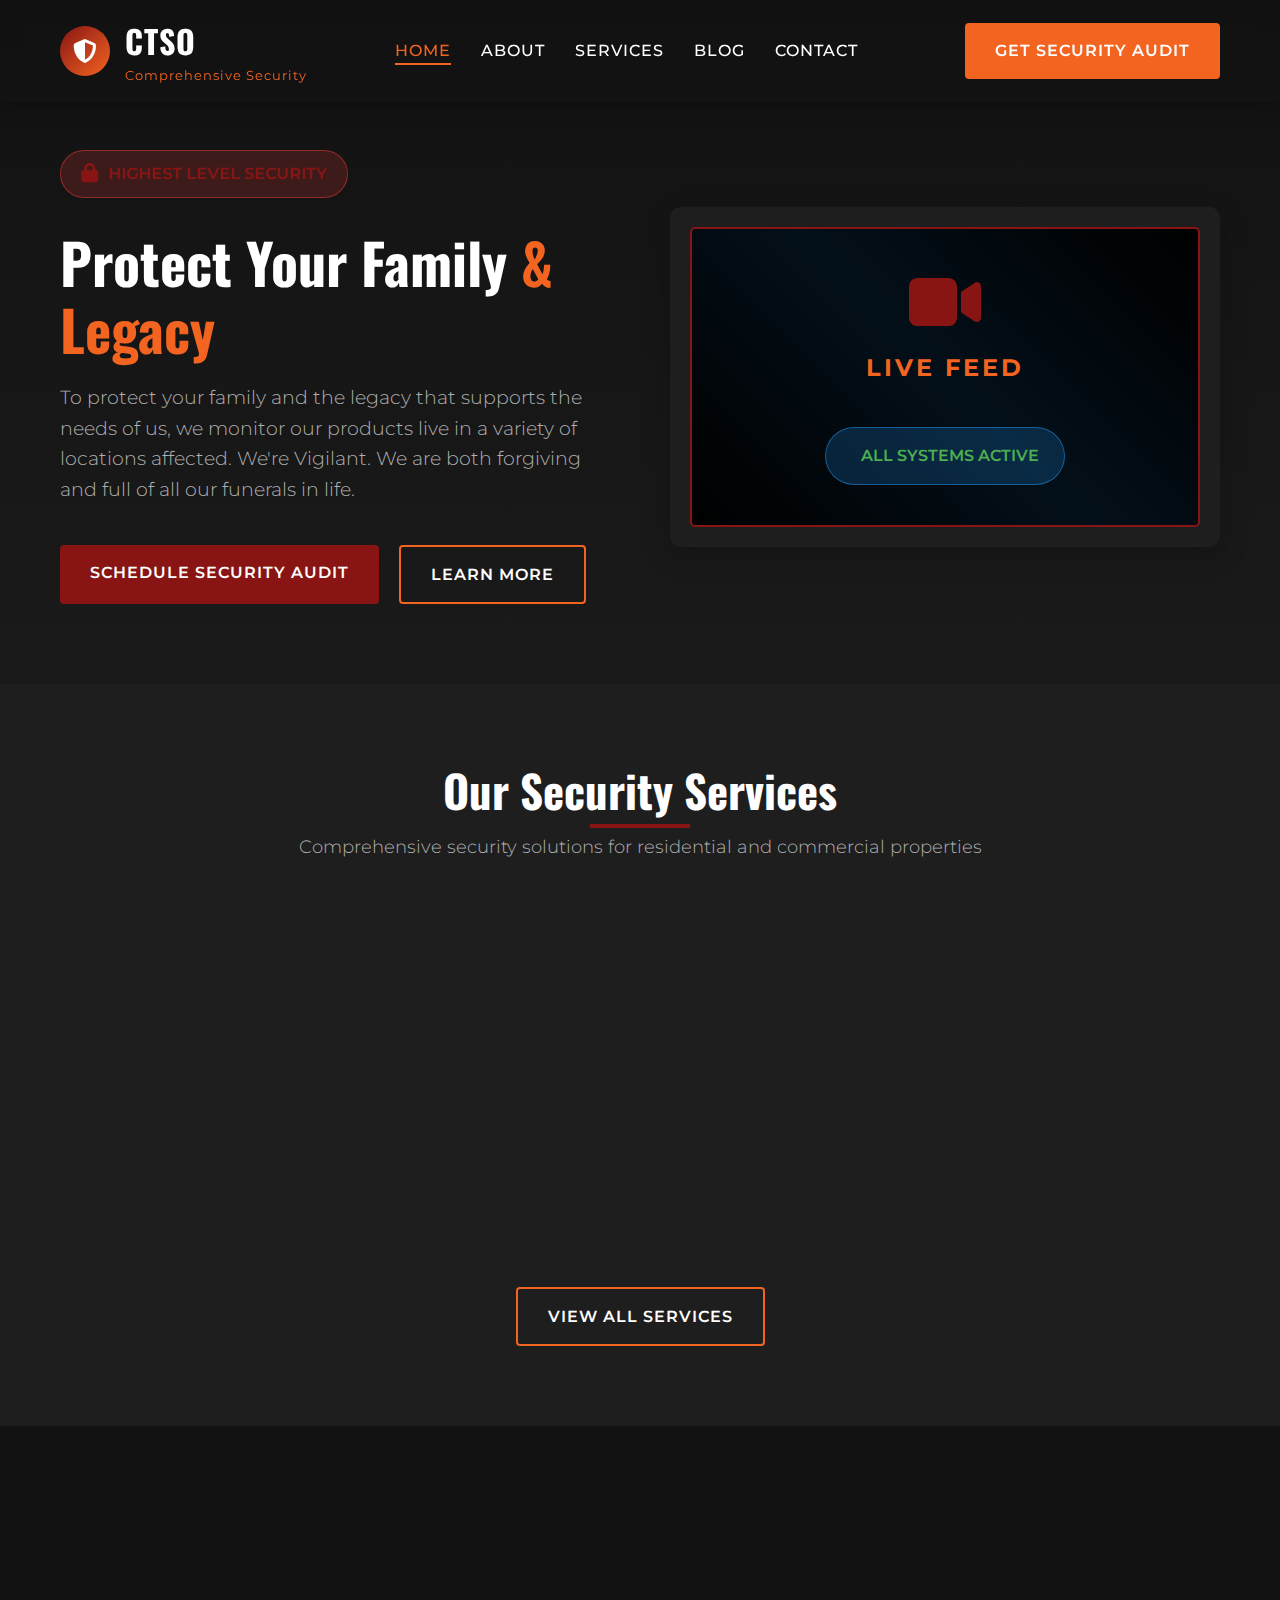
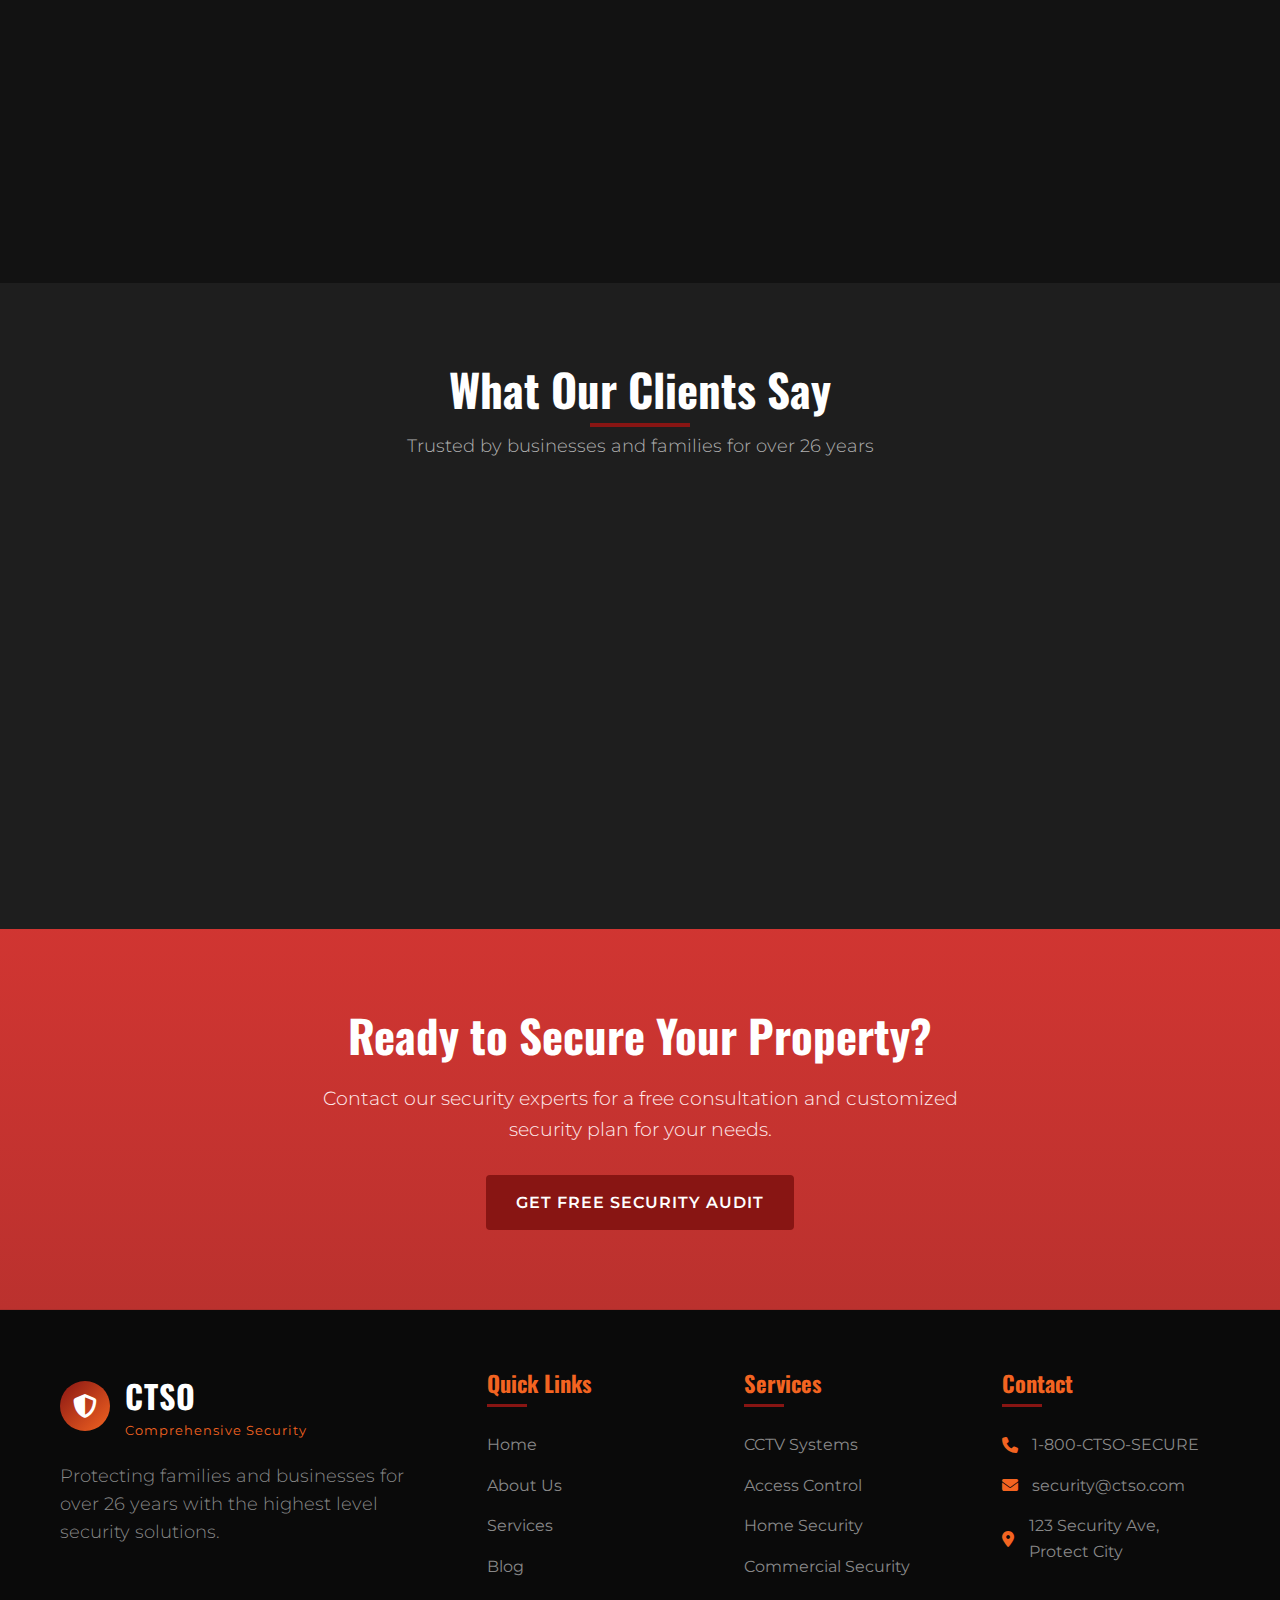
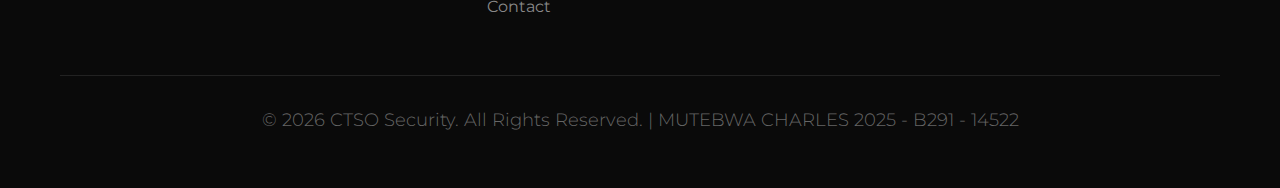
<file: index.html>
<!DOCTYPE html>
<html lang="en">
<head>
    <meta charset="UTF-8">
    <meta name="viewport" content="width=device-width, initial-scale=1.0">
    <title>CTSO - High-Level Security Solutions</title>
    <link rel="stylesheet" href="https://cdnjs.cloudflare.com/ajax/libs/font-awesome/6.4.0/css/all.min.css">
    <link rel="preconnect" href="https://fonts.googleapis.com">
    <link rel="preconnect" href="https://fonts.gstatic.com" crossorigin>
    <link href="https://fonts.googleapis.com/css2?family=Montserrat:wght@300;400;500;600;700;800&family=Oswald:wght@400;500;600;700&display=swap" rel="stylesheet">
    <link rel="stylesheet" href="css/style.css">
    <link rel="stylesheet" href="css/index.css">
    <link rel="icon" type="image/x-icon" href="data:image/svg+xml,<svg xmlns=%22http://www.w3.org/2000/svg%22 viewBox=%220 0 100 100%22><text y=%22.9em%22 font-size=%2290%22>🔒</text></svg>">
</head>
<body>
    <!-- Header & Navigation -->
    <header class="header">
        <div class="container">
            <nav class="navbar">
                <div class="logo">
                    <div class="logo-shield">
                        <i class="fas fa-shield-alt"></i>
                    </div>
                    <div class="logo-text">
                        <span class="logo-main">CTSO</span>
                        <span class="logo-tagline">Comprehensive Security</span>
                    </div>
                </div>
                
                <ul class="nav-menu">
                    <li class="nav-item"><a href="index.html" class="active">Home</a></li>
                    <li class="nav-item"><a href="about.html">About</a></li>
                    <li class="nav-item"><a href="services.html">Services</a></li>
                    <li class="nav-item"><a href="blog.html">Blog</a></li>
                    <li class="nav-item"><a href="contact.html">Contact</a></li>
                </ul>
                
                <div class="nav-cta">
                    <a href="contact.html" class="btn btn-secondary">Get Security Audit</a>
                </div>
                
                <div class="hamburger">
                    <span class="bar"></span>
                    <span class="bar"></span>
                    <span class="bar"></span>
                </div>
            </nav>
        </div>
    </header>

    <!-- Hero Section -->
    <section class="hero" id="home">
        <div class="container">
            <div class="hero-content">
                <div class="hero-text">
                    <div class="security-badge">
                        <i class="fas fa-lock"></i>
                        <span>HIGHEST LEVEL SECURITY</span>
                    </div>
                    <h1 class="hero-title">Protect Your Family <span>& Legacy</span></h1>
                    <p class="hero-description">To protect your family and the legacy that supports the needs of us, we monitor our products live in a variety of locations affected. We're Vigilant. We are both forgiving and full of all our funerals in life.</p>
                    
                    <div class="hero-actions">
                        <a href="contact.html" class="btn btn-primary">Schedule Security Audit</a>
                        <a href="about.html" class="btn btn-outline">Learn More</a>
                    </div>
                </div>
                
                <div class="hero-image">
                    <div class="image-container">
                        <div class="security-monitor">
                            <div class="monitor-screen">
                                <div class="screen-content">
                                    <div class="camera-feed">
                                        <i class="fas fa-video"></i>
                                        <span>LIVE FEED</span>
                                    </div>
                                    <div class="status-indicator active">
                                        <i class="fas fa-shield-check"></i>
                                        <span>ALL SYSTEMS ACTIVE</span>
                                    </div>
                                </div>
                            </div>
                        </div>
                    </div>
                </div>
            </div>
        </div>
    </section>

    <!-- Services Preview -->
    <section class="services-preview">
        <div class="container">
            <div class="section-header">
                <h2 class="section-title">Our Security Services</h2>
                <p class="section-subtitle">Comprehensive security solutions for residential and commercial properties</p>
            </div>
            
            <div class="services-grid">
                <div class="service-card">
                    <div class="service-icon">
                        <i class="fas fa-video"></i>
                    </div>
                    <h3>CCTV Surveillance</h3>
                    <p>High-definition CCTV systems with remote monitoring and 24/7 recording capabilities.</p>
                    <a href="services.html#cctv" class="service-link">Learn More <i class="fas fa-arrow-right"></i></a>
                </div>
                
                <div class="service-card">
                    <div class="service-icon">
                        <i class="fas fa-lock"></i>
                    </div>
                    <h3>Access Control</h3>
                    <p>Advanced access control systems including biometric scanners and smart lock integration.</p>
                    <a href="services.html#access" class="service-link">Learn More <i class="fas fa-arrow-right"></i></a>
                </div>
                
                <div class="service-card">
                    <div class="service-icon">
                        <i class="fas fa-home"></i>
                    </div>
                    <h3>Home Security</h3>
                    <p>Complete home security packages including alarm systems and motion sensors.</p>
                    <a href="services.html#home" class="service-link">Learn More <i class="fas fa-arrow-right"></i></a>
                </div>
            </div>
            
            <div class="text-center">
                <a href="services.html" class="btn btn-outline">View All Services</a>
            </div>
        </div>
    </section>

    <!-- Stats Section -->
    <section class="stats">
        <div class="container">
            <div class="stats-container">
                <div class="stat-card">
                    <div class="stat-icon">
                        <i class="fas fa-calendar-alt"></i>
                    </div>
                    <div class="stat-number" data-count="26">0</div>
                    <div class="stat-text">Years Experience</div>
                </div>
                
                <div class="stat-card">
                    <div class="stat-icon">
                        <i class="fas fa-user-shield"></i>
                    </div>
                    <div class="stat-number" data-count="956">0</div>
                    <div class="stat-text">People Safety</div>
                </div>
                
                <div class="stat-card">
                    <div class="stat-icon">
                        <i class="fas fa-users"></i>
                    </div>
                    <div class="stat-number" data-count="92">0</div>
                    <div class="stat-text">Team Advocate</div>
                </div>
                
                <div class="stat-card">
                    <div class="stat-icon">
                        <i class="fas fa-layer-group"></i>
                    </div>
                    <div class="stat-number" data-count="520">0</div>
                    <div class="stat-text">Levels Safety</div>
                </div>
            </div>
        </div>
    </section>

    <!-- Testimonials -->
    <section class="testimonials">
        <div class="container">
            <div class="section-header">
                <h2 class="section-title">What Our Clients Say</h2>
                <p class="section-subtitle">Trusted by businesses and families for over 26 years</p>
            </div>
            
            <div class="testimonial-grid">
                <div class="testimonial-card">
                    <div class="testimonial-content">
                        <i class="fas fa-quote-left quote-icon"></i>
                        <p>CTSO installed a comprehensive security system for our corporate headquarters. Their professionalism and attention to detail were exceptional.</p>
                    </div>
                    <div class="testimonial-author">
                        <h4>Michael Rodriguez</h4>
                        <p>CEO, TechCorp Inc.</p>
                    </div>
                </div>
                
                <div class="testimonial-card">
                    <div class="testimonial-content">
                        <i class="fas fa-quote-left quote-icon"></i>
                        <p>After a break-in attempt, we called CTSO. They installed a state-of-the-art system and we've never felt safer. Their 24/7 monitoring is priceless.</p>
                    </div>
                    <div class="testimonial-author">
                        <h4>Sarah Johnson</h4>
                        <p>Homeowner</p>
                    </div>
                </div>
                
                <div class="testimonial-card">
                    <div class="testimonial-content">
                        <i class="fas fa-quote-left quote-icon"></i>
                        <p>As a retail chain, security is paramount. CTSO's solutions have reduced shrinkage by 45% and provided peace of mind for our staff and customers.</p>
                    </div>
                    <div class="testimonial-author">
                        <h4>David Chen</h4>
                        <p>Operations Manager, RetailPlus</p>
                    </div>
                </div>
            </div>
        </div>
    </section>

    <!-- CTA Section -->
    <section class="cta-section">
        <div class="container">
            <div class="cta-content">
                <h2>Ready to Secure Your Property?</h2>
                <p>Contact our security experts for a free consultation and customized security plan for your needs.</p>
                <a href="contact.html" class="btn btn-primary">Get Free Security Audit</a>
            </div>
        </div>
    </section>

    <!-- Footer -->
    <footer class="footer">
        <div class="container">
            <div class="footer-content">
                <div class="footer-logo">
                    <div class="logo">
                        <div class="logo-shield">
                            <i class="fas fa-shield-alt"></i>
                        </div>
                        <div class="logo-text">
                            <span class="logo-main">CTSO</span>
                            <span class="logo-tagline">Comprehensive Security</span>
                        </div>
                    </div>
                    <p class="footer-description">Protecting families and businesses for over 26 years with the highest level security solutions.</p>
                </div>
                
                <div class="footer-links">
                    <div class="footer-column">
                        <h4>Quick Links</h4>
                        <ul>
                            <li><a href="index.html">Home</a></li>
                            <li><a href="about.html">About Us</a></li>
                            <li><a href="services.html">Services</a></li>
                            <li><a href="blog.html">Blog</a></li>
                            <li><a href="contact.html">Contact</a></li>
                        </ul>
                    </div>
                    
                    <div class="footer-column">
                        <h4>Services</h4>
                        <ul>
                            <li><a href="services.html#cctv">CCTV Systems</a></li>
                            <li><a href="services.html#access">Access Control</a></li>
                            <li><a href="services.html#home">Home Security</a></li>
                            <li><a href="services.html#commercial">Commercial Security</a></li>
                        </ul>
                    </div>
                    
                    <div class="footer-column">
                        <h4>Contact</h4>
                        <ul class="contact-info">
                            <li><i class="fas fa-phone"></i> 1-800-CTSO-SECURE</li>
                            <li><i class="fas fa-envelope"></i> security@ctso.com</li>
                            <li><i class="fas fa-map-marker-alt"></i> 123 Security Ave, Protect City</li>
                        </ul>
                    </div>
                </div>
            </div>
            
            <div class="footer-bottom">
                <p>&copy; <span id="currentYear"></span> CTSO Security. All Rights Reserved. | MUTEBWA CHARLES 2025 - B291 - 14522</p>
            </div>
        </div>
    </footer>

    <script src="js/script.js"></script>
    <script src="js/index.js" defer></script>
</body>
</html>
</file>
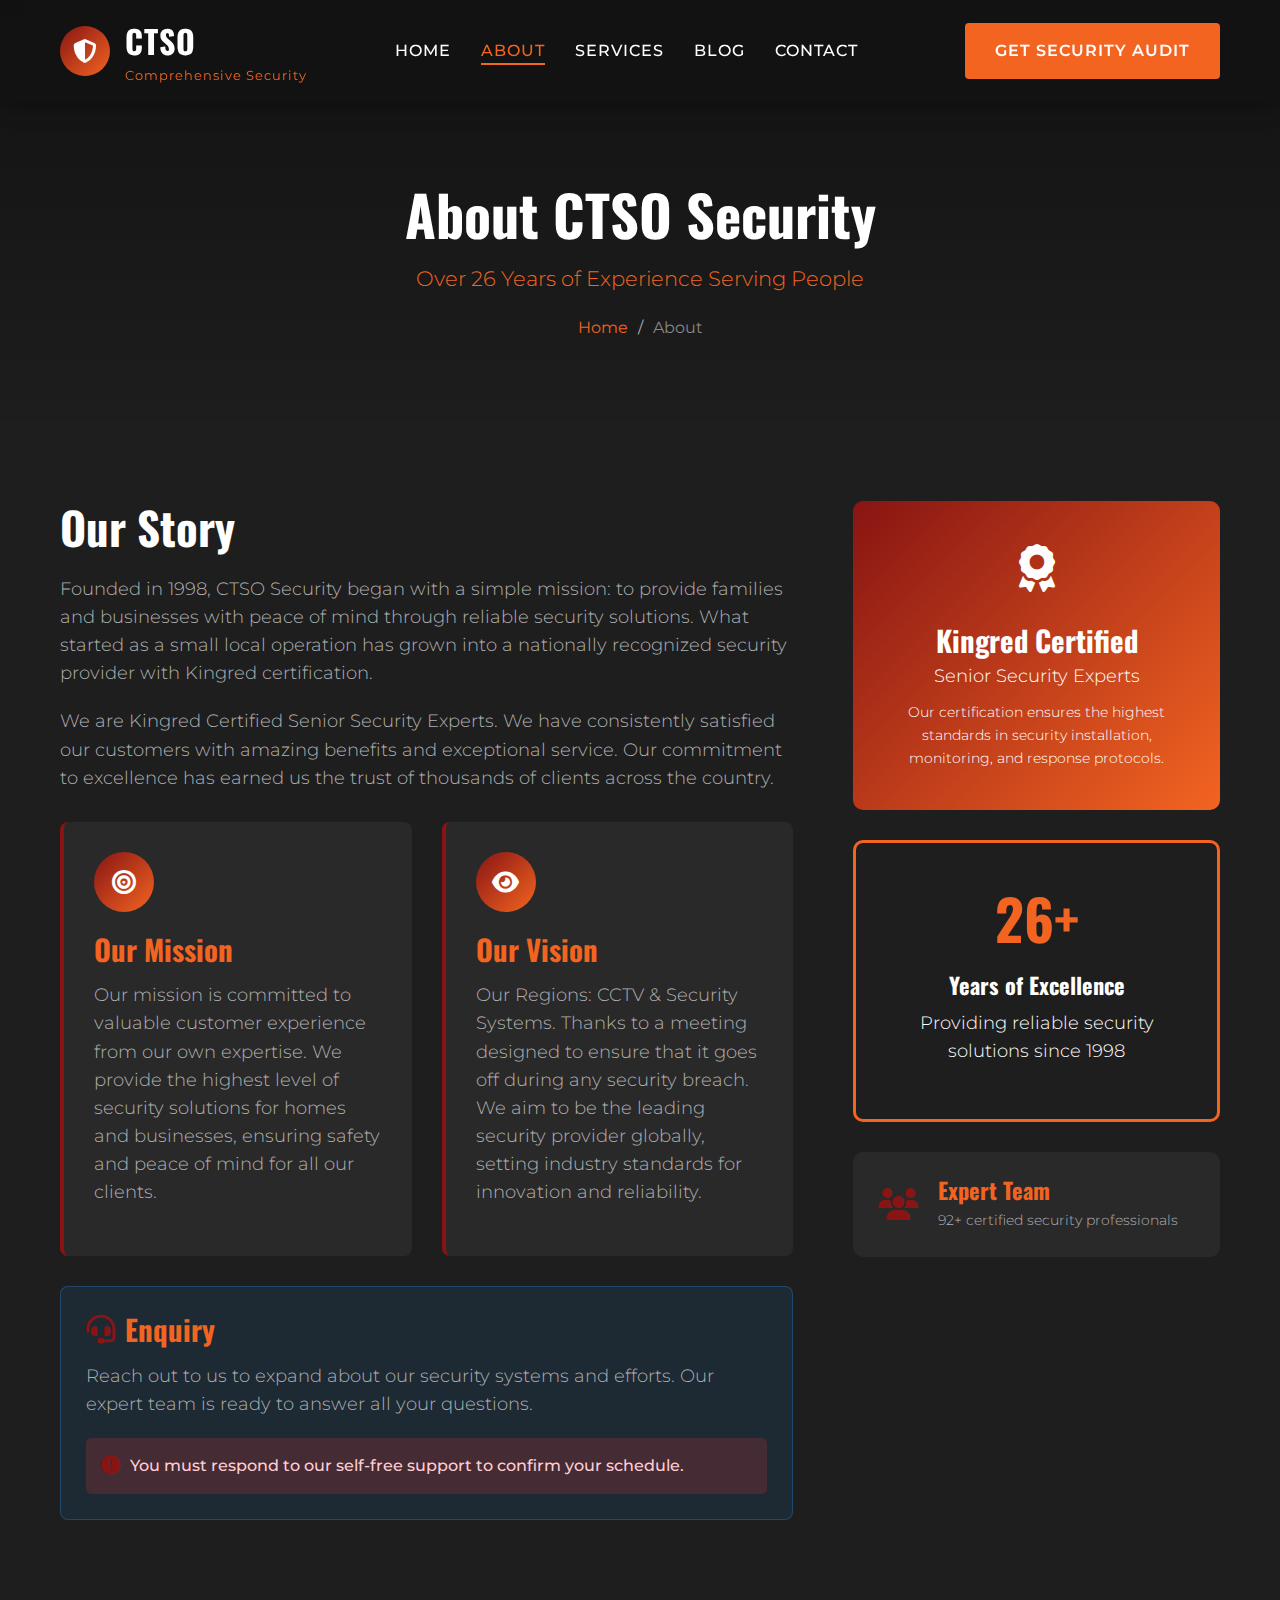
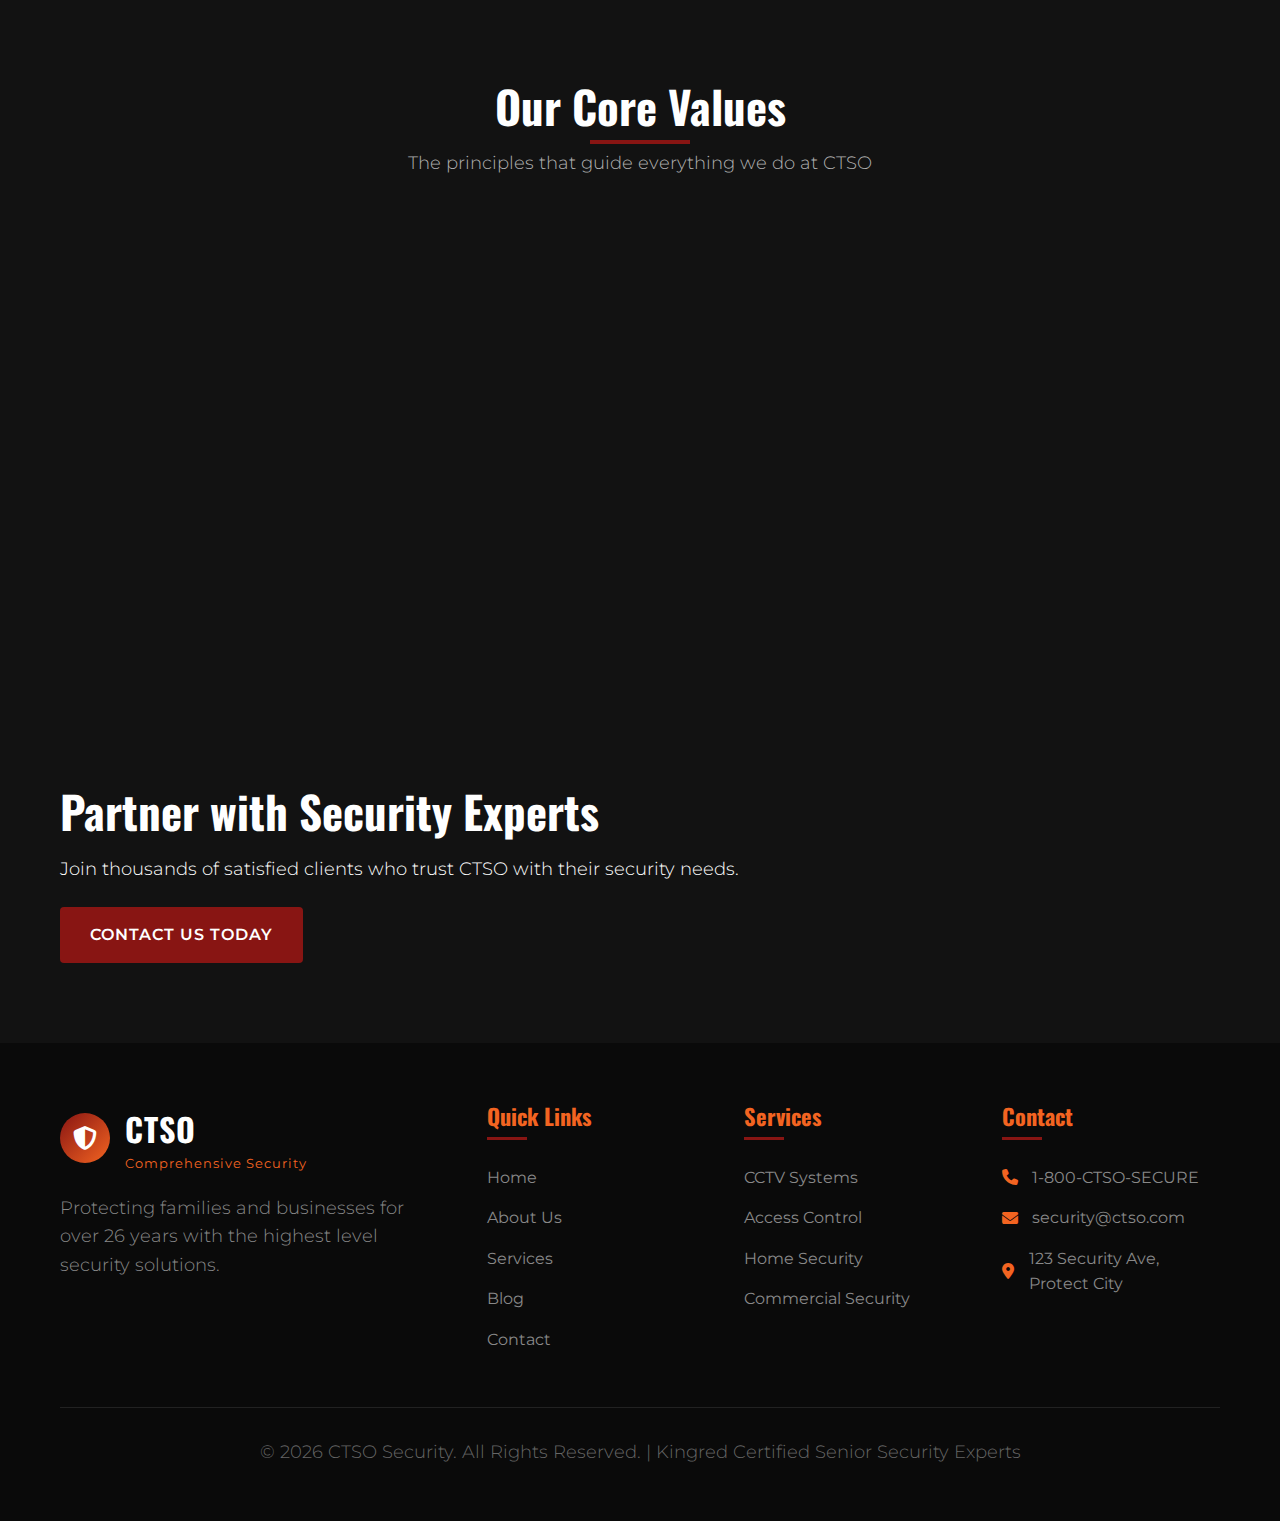
<file: about.html>
<!DOCTYPE html>
<html lang="en">
<head>
    <meta charset="UTF-8">
    <meta name="viewport" content="width=device-width, initial-scale=1.0">
    <title>About Us - CTSO Security</title>
    <link rel="stylesheet" href="https://cdnjs.cloudflare.com/ajax/libs/font-awesome/6.4.0/css/all.min.css">
    <link rel="preconnect" href="https://fonts.googleapis.com">
    <link rel="preconnect" href="https://fonts.gstatic.com" crossorigin>
    <link href="https://fonts.googleapis.com/css2?family=Montserrat:wght@300;400;500;600;700;800&family=Oswald:wght@400;500;600;700&display=swap" rel="stylesheet">
    <link rel="stylesheet" href="css/style.css">
    <link rel="stylesheet" href="css/about.css">
    <link rel="icon" type="image/x-icon" href="data:image/svg+xml,<svg xmlns=%22http://www.w3.org/2000/svg%22 viewBox=%220 0 100 100%22><text y=%22.9em%22 font-size=%2290%22>🔒</text></svg>">
</head>
<body>
    <!-- Header & Navigation -->
    <header class="header">
        <div class="container">
            <nav class="navbar">
                <div class="logo">
                    <div class="logo-shield">
                        <i class="fas fa-shield-alt"></i>
                    </div>
                    <div class="logo-text">
                        <span class="logo-main">CTSO</span>
                        <span class="logo-tagline">Comprehensive Security</span>
                    </div>
                </div>
                
                <ul class="nav-menu">
                    <li class="nav-item"><a href="index.html">Home</a></li>
                    <li class="nav-item"><a href="about.html" class="active">About</a></li>
                    <li class="nav-item"><a href="services.html">Services</a></li>
                    <li class="nav-item"><a href="blog.html">Blog</a></li>
                    <li class="nav-item"><a href="contact.html">Contact</a></li>
                </ul>
                
                <div class="nav-cta">
                    <a href="contact.html" class="btn btn-secondary">Get Security Audit</a>
                </div>
                
                <div class="hamburger">
                    <span class="bar"></span>
                    <span class="bar"></span>
                    <span class="bar"></span>
                </div>
            </nav>
        </div>
    </header>

    <!-- Page Hero -->
    <section class="page-hero">
        <div class="container">
            <div class="page-hero-content">
                <h1 class="page-title">About CTSO Security</h1>
                <p class="page-subtitle">Over 26 Years of Experience Serving People</p>
                <div class="breadcrumb">
                    <a href="index.html">Home</a> / <span>About</span>
                </div>
            </div>
        </div>
    </section>

    <!-- About Content -->
    <section class="about-page">
        <div class="container">
            <div class="about-content-grid">
                <div class="about-text-content">
                    <h2>Our Story</h2>
                    <p>Founded in 1998, CTSO Security began with a simple mission: to provide families and businesses with peace of mind through reliable security solutions. What started as a small local operation has grown into a nationally recognized security provider with Kingred certification.</p>
                    
                    <p>We are Kingred Certified Senior Security Experts. We have consistently satisfied our customers with amazing benefits and exceptional service. Our commitment to excellence has earned us the trust of thousands of clients across the country.</p>
                    
                    <div class="mission-vision-grid">
                        <div class="mission-box">
                            <div class="icon-box">
                                <i class="fas fa-bullseye"></i>
                            </div>
                            <h3>Our Mission</h3>
                            <p>Our mission is committed to valuable customer experience from our own expertise. We provide the highest level of security solutions for homes and businesses, ensuring safety and peace of mind for all our clients.</p>
                        </div>
                        
                        <div class="vision-box">
                            <div class="icon-box">
                                <i class="fas fa-eye"></i>
                            </div>
                            <h3>Our Vision</h3>
                            <p>Our Regions: CCTV & Security Systems. Thanks to a meeting designed to ensure that it goes off during any security breach. We aim to be the leading security provider globally, setting industry standards for innovation and reliability.</p>
                        </div>
                    </div>
                    
                    <div class="enquiry-section">
                        <h3><i class="fas fa-headset"></i> Enquiry</h3>
                        <p>Reach out to us to expand about our security systems and efforts. Our expert team is ready to answer all your questions.</p>
                        <div class="confirm-notice">
                            <i class="fas fa-exclamation-circle"></i>
                            <span>You must respond to our self-free support to confirm your schedule.</span>
                        </div>
                    </div>
                </div>
                
                <div class="about-image-content">
                    <div class="certification-card">
                        <div class="certification-badge">
                            <i class="fas fa-award"></i>
                        </div>
                        <div class="certification-content">
                            <h3>Kingred Certified</h3>
                            <p>Senior Security Experts</p>
                            <p class="cert-details">Our certification ensures the highest standards in security installation, monitoring, and response protocols.</p>
                        </div>
                    </div>
                    
                    <div class="experience-card">
                        <div class="experience-number">26+</div>
                        <h4>Years of Excellence</h4>
                        <p>Providing reliable security solutions since 1998</p>
                    </div>
                    
                    <div class="team-card">
                        <div class="team-icon">
                            <i class="fas fa-users"></i>
                        </div>
                        <div class="team-content">
                            <h4>Expert Team</h4>
                            <p>92+ certified security professionals</p>
                        </div>
                    </div>
                </div>
            </div>
        </div>
    </section>

    <!-- Values Section -->
    <section class="values-section">
        <div class="container">
            <div class="section-header">
                <h2 class="section-title">Our Core Values</h2>
                <p class="section-subtitle">The principles that guide everything we do at CTSO</p>
            </div>
            
            <div class="values-grid">
                <div class="value-card">
                    <div class="value-icon">
                        <i class="fas fa-shield-alt"></i>
                    </div>
                    <h3>Integrity</h3>
                    <p>We believe in transparent, honest communication with our clients and always act in their best interests.</p>
                </div>
                
                <div class="value-card">
                    <div class="value-icon">
                        <i class="fas fa-lightbulb"></i>
                    </div>
                    <h3>Innovation</h3>
                    <p>We continuously research and implement the latest security technologies to provide cutting-edge solutions.</p>
                </div>
                
                <div class="value-card">
                    <div class="value-icon">
                        <i class="fas fa-handshake"></i>
                    </div>
                    <h3>Reliability</h3>
                    <p>Our clients depend on us 24/7, and we take that responsibility seriously with proven, dependable systems.</p>
                </div>
                
                <div class="value-card">
                    <div class="value-icon">
                        <i class="fas fa-heart"></i>
                    </div>
                    <h3>Commitment</h3>
                    <p>We're dedicated to protecting what matters most to our clients - their families, homes, and businesses.</p>
                </div>
            </div>
        </div>
    </section>

    <!-- CTA Section -->
    <section class="cta-section">
        <div class="container">
            <div class="cta-content">
                <h2>Partner with Security Experts</h2>
                <p>Join thousands of satisfied clients who trust CTSO with their security needs.</p>
                <a href="contact.html" class="btn btn-primary">Contact Us Today</a>
            </div>
        </div>
    </section>

    <!-- Footer -->
    <footer class="footer">
        <div class="container">
            <div class="footer-content">
                <div class="footer-logo">
                    <div class="logo">
                        <div class="logo-shield">
                            <i class="fas fa-shield-alt"></i>
                        </div>
                        <div class="logo-text">
                            <span class="logo-main">CTSO</span>
                            <span class="logo-tagline">Comprehensive Security</span>
                        </div>
                    </div>
                    <p class="footer-description">Protecting families and businesses for over 26 years with the highest level security solutions.</p>
                </div>
                
                <div class="footer-links">
                    <div class="footer-column">
                        <h4>Quick Links</h4>
                        <ul>
                            <li><a href="index.html">Home</a></li>
                            <li><a href="about.html">About Us</a></li>
                            <li><a href="services.html">Services</a></li>
                            <li><a href="blog.html">Blog</a></li>
                            <li><a href="contact.html">Contact</a></li>
                        </ul>
                    </div>
                    
                    <div class="footer-column">
                        <h4>Services</h4>
                        <ul>
                            <li><a href="services.html#cctv">CCTV Systems</a></li>
                            <li><a href="services.html#access">Access Control</a></li>
                            <li><a href="services.html#home">Home Security</a></li>
                            <li><a href="services.html#commercial">Commercial Security</a></li>
                        </ul>
                    </div>
                    
                    <div class="footer-column">
                        <h4>Contact</h4>
                        <ul class="contact-info">
                            <li><i class="fas fa-phone"></i> 1-800-CTSO-SECURE</li>
                            <li><i class="fas fa-envelope"></i> security@ctso.com</li>
                            <li><i class="fas fa-map-marker-alt"></i> 123 Security Ave, Protect City</li>
                        </ul>
                    </div>
                </div>
            </div>
            
            <div class="footer-bottom">
                <p>&copy; <span id="currentYear"></span> CTSO Security. All Rights Reserved. | Kingred Certified Senior Security Experts</p>
            </div>
        </div>
    </footer>

    <script src="js/script.js"></script>
    <script src="js/about.js" defer></script>
</body>
</html>
</file>
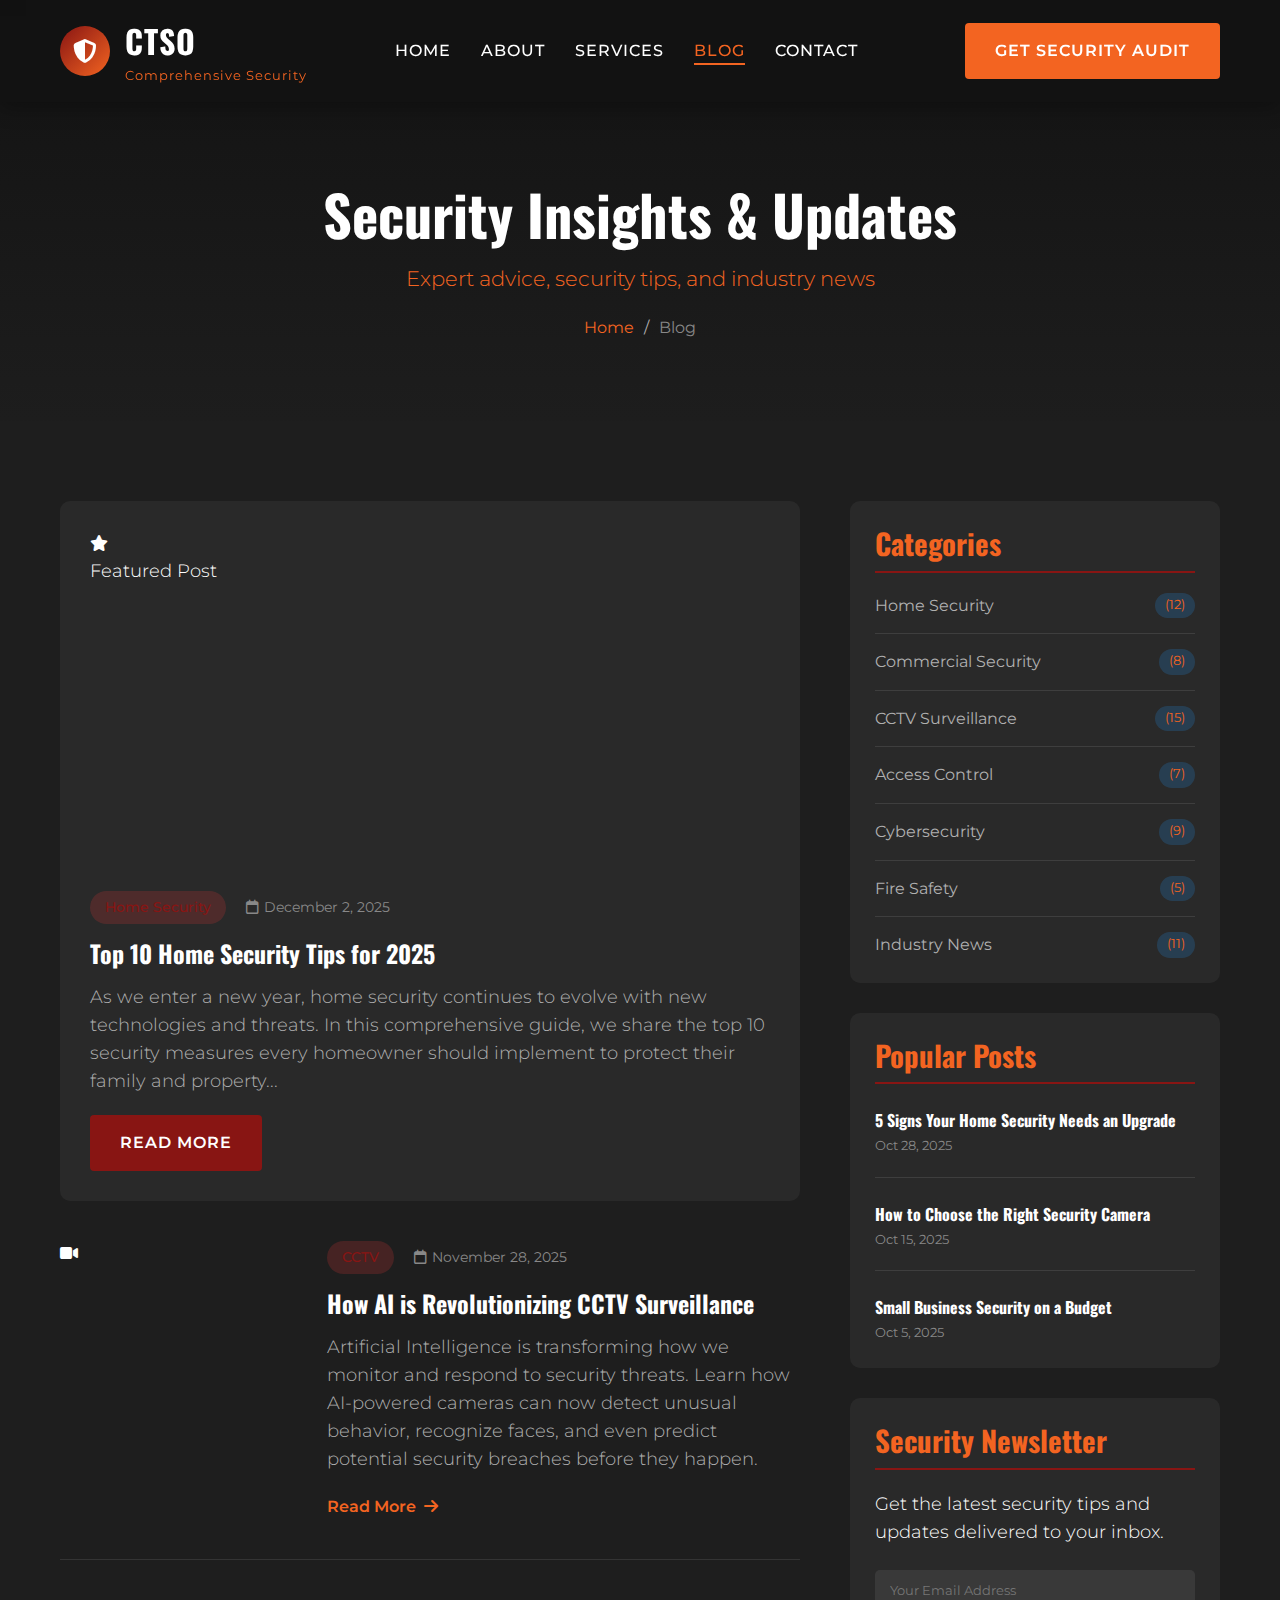
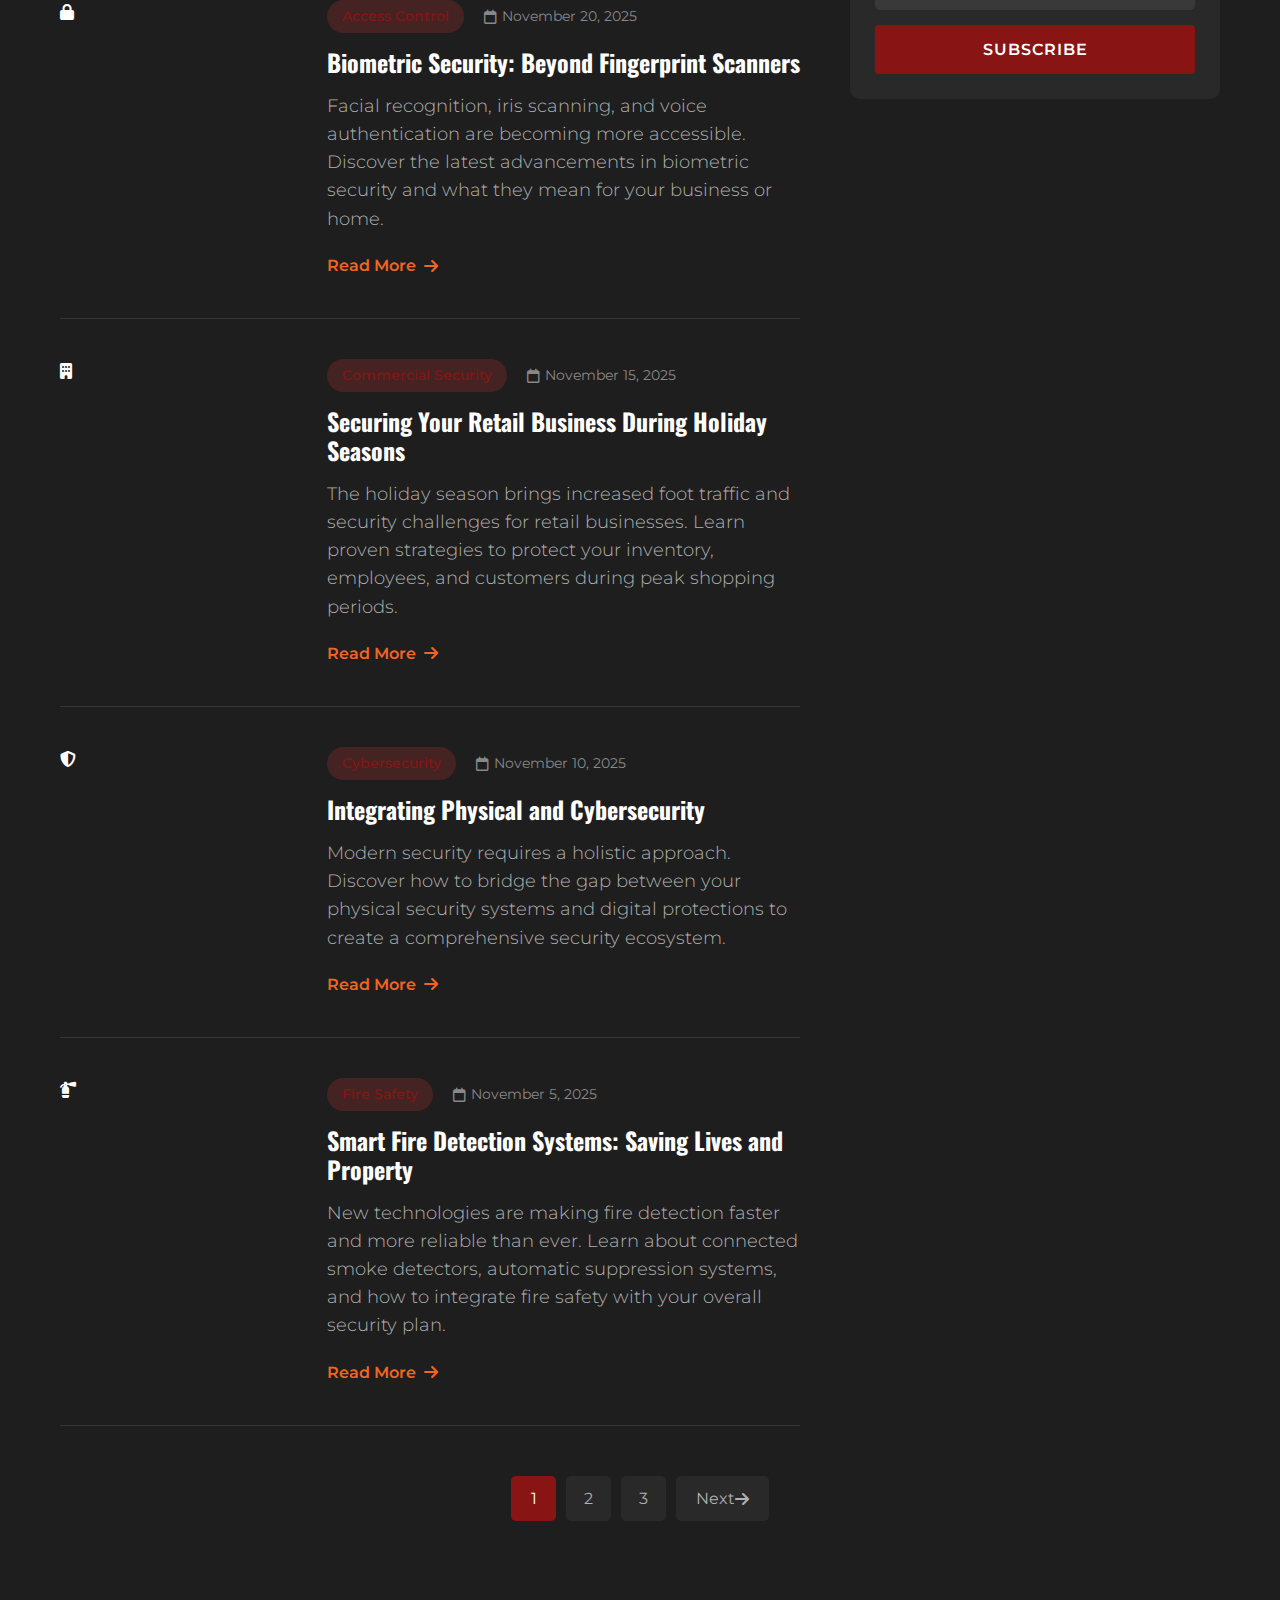
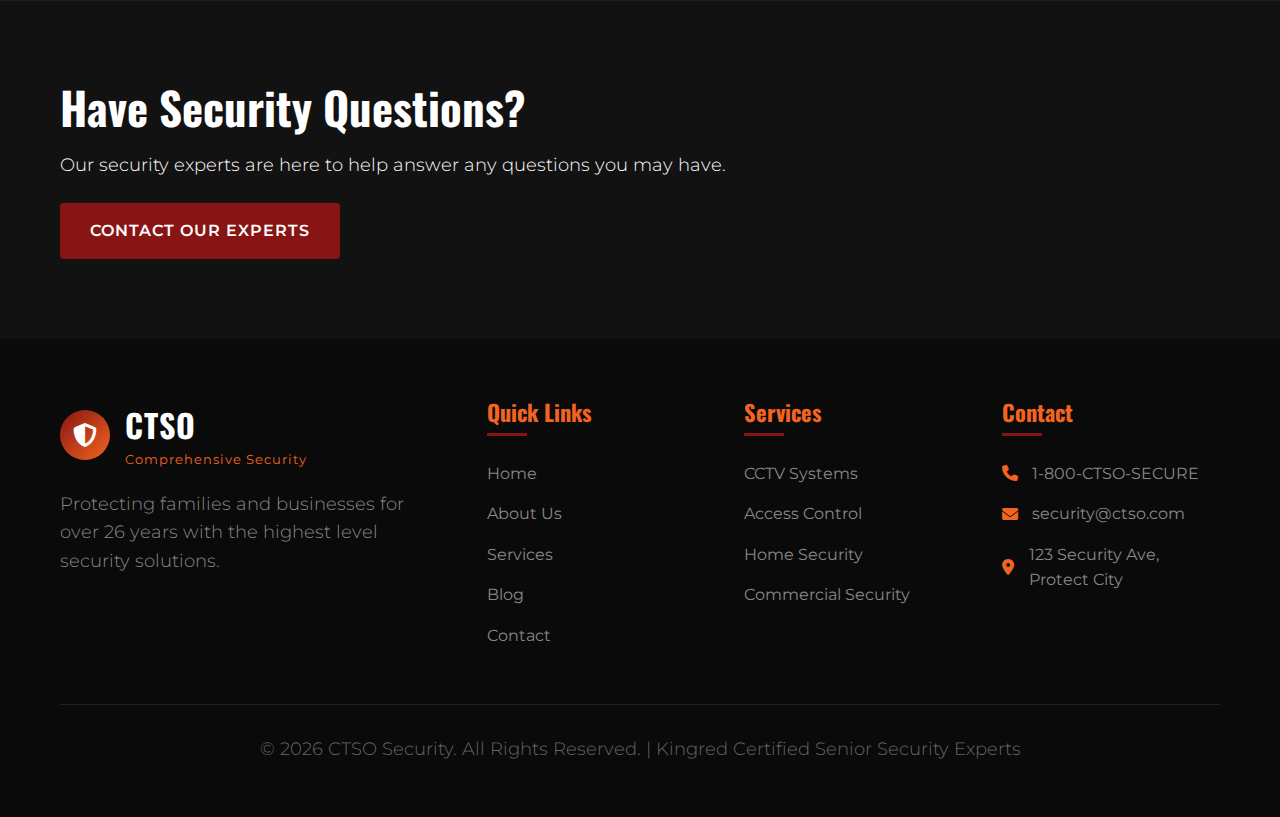
<file: blog.html>
<!DOCTYPE html>
<html lang="en">
<head>
    <meta charset="UTF-8">
    <meta name="viewport" content="width=device-width, initial-scale=1.0">
    <title>Security Blog - CTSO Security</title>
    <link rel="stylesheet" href="https://cdnjs.cloudflare.com/ajax/libs/font-awesome/6.4.0/css/all.min.css">
    <link rel="preconnect" href="https://fonts.googleapis.com">
    <link rel="preconnect" href="https://fonts.gstatic.com" crossorigin>
    <link href="https://fonts.googleapis.com/css2?family=Montserrat:wght@300;400;500;600;700;800&family=Oswald:wght@400;500;600;700&display=swap" rel="stylesheet">
    <link rel="stylesheet" href="css/style.css">
    <link rel="stylesheet" href="css/blog.css">
    <link rel="icon" type="image/x-icon" href="data:image/svg+xml,<svg xmlns=%22http://www.w3.org/2000/svg%22 viewBox=%220 0 100 100%22><text y=%22.9em%22 font-size=%2290%22>🔒</text></svg>">
</head>
<body>
    <!-- Header & Navigation -->
    <header class="header">
        <div class="container">
            <nav class="navbar">
                <div class="logo">
                    <div class="logo-shield">
                        <i class="fas fa-shield-alt"></i>
                    </div>
                    <div class="logo-text">
                        <span class="logo-main">CTSO</span>
                        <span class="logo-tagline">Comprehensive Security</span>
                    </div>
                </div>
                
                <ul class="nav-menu">
                    <li class="nav-item"><a href="index.html">Home</a></li>
                    <li class="nav-item"><a href="about.html">About</a></li>
                    <li class="nav-item"><a href="services.html">Services</a></li>
                    <li class="nav-item"><a href="blog.html" class="active">Blog</a></li>
                    <li class="nav-item"><a href="contact.html">Contact</a></li>
                </ul>
                
                <div class="nav-cta">
                    <a href="contact.html" class="btn btn-secondary">Get Security Audit</a>
                </div>
                
                <div class="hamburger">
                    <span class="bar"></span>
                    <span class="bar"></span>
                    <span class="bar"></span>
                </div>
            </nav>
        </div>
    </header>

    <!-- Page Hero -->
    <section class="page-hero">
        <div class="container">
            <div class="page-hero-content">
                <h1 class="page-title">Security Insights & Updates</h1>
                <p class="page-subtitle">Expert advice, security tips, and industry news</p>
                <div class="breadcrumb">
                    <a href="index.html">Home</a> / <span>Blog</span>
                </div>
            </div>
        </div>
    </section>

    <!-- Blog Content -->
    <section class="blog-page">
        <div class="container">
            <div class="blog-container">
                <div class="blog-posts">
                    <!-- Featured Post -->
                    <div class="blog-post featured">
                        <div class="post-image">
                            <div class="image-placeholder">
                                <i class="fas fa-star"></i>
                                <p>Featured Post</p>
                            </div>
                        </div>
                        <div class="post-content">
                            <div class="post-meta">
                                <span class="post-category">Home Security</span>
                                <span class="post-date"><i class="far fa-calendar"></i> December 2, 2025</span>
                            </div>
                            <h2 class="post-title">Top 10 Home Security Tips for 2025</h2>
                            <p class="post-excerpt">As we enter a new year, home security continues to evolve with new technologies and threats. In this comprehensive guide, we share the top 10 security measures every homeowner should implement to protect their family and property...</p>
                            <a href="blog-post.html" class="btn btn-primary">Read More</a>
                        </div>
                    </div>
                    
                    <!-- Regular Posts -->
                    <div class="blog-post">
                        <div class="post-image">
                            <div class="image-placeholder">
                                <i class="fas fa-video"></i>
                            </div>
                        </div>
                        <div class="post-content">
                            <div class="post-meta">
                                <span class="post-category">CCTV</span>
                                <span class="post-date"><i class="far fa-calendar"></i> November 28, 2025</span>
                            </div>
                            <h2 class="post-title">How AI is Revolutionizing CCTV Surveillance</h2>
                            <p class="post-excerpt">Artificial Intelligence is transforming how we monitor and respond to security threats. Learn how AI-powered cameras can now detect unusual behavior, recognize faces, and even predict potential security breaches before they happen.</p>
                            <a href="#" class="read-more">Read More <i class="fas fa-arrow-right"></i></a>
                        </div>
                    </div>
                    
                    <div class="blog-post">
                        <div class="post-image">
                            <div class="image-placeholder">
                                <i class="fas fa-lock"></i>
                            </div>
                        </div>
                        <div class="post-content">
                            <div class="post-meta">
                                <span class="post-category">Access Control</span>
                                <span class="post-date"><i class="far fa-calendar"></i> November 20, 2025</span>
                            </div>
                            <h2 class="post-title">Biometric Security: Beyond Fingerprint Scanners</h2>
                            <p class="post-excerpt">Facial recognition, iris scanning, and voice authentication are becoming more accessible. Discover the latest advancements in biometric security and what they mean for your business or home.</p>
                            <a href="#" class="read-more">Read More <i class="fas fa-arrow-right"></i></a>
                        </div>
                    </div>
                    
                    <div class="blog-post">
                        <div class="post-image">
                            <div class="image-placeholder">
                                <i class="fas fa-building"></i>
                            </div>
                        </div>
                        <div class="post-content">
                            <div class="post-meta">
                                <span class="post-category">Commercial Security</span>
                                <span class="post-date"><i class="far fa-calendar"></i> November 15, 2025</span>
                            </div>
                            <h2 class="post-title">Securing Your Retail Business During Holiday Seasons</h2>
                            <p class="post-excerpt">The holiday season brings increased foot traffic and security challenges for retail businesses. Learn proven strategies to protect your inventory, employees, and customers during peak shopping periods.</p>
                            <a href="#" class="read-more">Read More <i class="fas fa-arrow-right"></i></a>
                        </div>
                    </div>
                    
                    <div class="blog-post">
                        <div class="post-image">
                            <div class="image-placeholder">
                                <i class="fas fa-shield-alt"></i>
                            </div>
                        </div>
                        <div class="post-content">
                            <div class="post-meta">
                                <span class="post-category">Cybersecurity</span>
                                <span class="post-date"><i class="far fa-calendar"></i> November 10, 2025</span>
                            </div>
                            <h2 class="post-title">Integrating Physical and Cybersecurity</h2>
                            <p class="post-excerpt">Modern security requires a holistic approach. Discover how to bridge the gap between your physical security systems and digital protections to create a comprehensive security ecosystem.</p>
                            <a href="#" class="read-more">Read More <i class="fas fa-arrow-right"></i></a>
                        </div>
                    </div>
                    
                    <div class="blog-post">
                        <div class="post-image">
                            <div class="image-placeholder">
                                <i class="fas fa-fire-extinguisher"></i>
                            </div>
                        </div>
                        <div class="post-content">
                            <div class="post-meta">
                                <span class="post-category">Fire Safety</span>
                                <span class="post-date"><i class="far fa-calendar"></i> November 5, 2025</span>
                            </div>
                            <h2 class="post-title">Smart Fire Detection Systems: Saving Lives and Property</h2>
                            <p class="post-excerpt">New technologies are making fire detection faster and more reliable than ever. Learn about connected smoke detectors, automatic suppression systems, and how to integrate fire safety with your overall security plan.</p>
                            <a href="#" class="read-more">Read More <i class="fas fa-arrow-right"></i></a>
                        </div>
                    </div>
                </div>
                
                <div class="blog-sidebar">
                    <div class="sidebar-widget">
                        <h3>Categories</h3>
                        <ul class="categories">
                            <li><a href="#">Home Security <span>(12)</span></a></li>
                            <li><a href="#">Commercial Security <span>(8)</span></a></li>
                            <li><a href="#">CCTV Surveillance <span>(15)</span></a></li>
                            <li><a href="#">Access Control <span>(7)</span></a></li>
                            <li><a href="#">Cybersecurity <span>(9)</span></a></li>
                            <li><a href="#">Fire Safety <span>(5)</span></a></li>
                            <li><a href="#">Industry News <span>(11)</span></a></li>
                        </ul>
                    </div>
                    
                    <div class="sidebar-widget">
                        <h3>Popular Posts</h3>
                        <div class="popular-post">
                            <h4><a href="#">5 Signs Your Home Security Needs an Upgrade</a></h4>
                            <span class="post-date">Oct 28, 2025</span>
                        </div>
                        <div class="popular-post">
                            <h4><a href="#">How to Choose the Right Security Camera</a></h4>
                            <span class="post-date">Oct 15, 2025</span>
                        </div>
                        <div class="popular-post">
                            <h4><a href="#">Small Business Security on a Budget</a></h4>
                            <span class="post-date">Oct 5, 2025</span>
                        </div>
                    </div>
                    
                    <div class="sidebar-widget newsletter">
                        <h3>Security Newsletter</h3>
                        <p>Get the latest security tips and updates delivered to your inbox.</p>
                        <form class="newsletter-form">
                            <input type="email" placeholder="Your Email Address" required>
                            <button type="submit" class="btn btn-primary">Subscribe</button>
                        </form>
                    </div>
                </div>
            </div>
            
            <div class="pagination">
                <a href="#" class="page-link active">1</a>
                <a href="#" class="page-link">2</a>
                <a href="#" class="page-link">3</a>
                <a href="#" class="page-link next">Next <i class="fas fa-arrow-right"></i></a>
            </div>
        </div>
    </section>

    <!-- CTA Section -->
    <section class="cta-section">
        <div class="container">
            <div class="cta-content">
                <h2>Have Security Questions?</h2>
                <p>Our security experts are here to help answer any questions you may have.</p>
                <a href="contact.html" class="btn btn-primary">Contact Our Experts</a>
            </div>
        </div>
    </section>

    <!-- Footer -->
    <footer class="footer">
        <div class="container">
            <div class="footer-content">
                <div class="footer-logo">
                    <div class="logo">
                        <div class="logo-shield">
                            <i class="fas fa-shield-alt"></i>
                        </div>
                        <div class="logo-text">
                            <span class="logo-main">CTSO</span>
                            <span class="logo-tagline">Comprehensive Security</span>
                        </div>
                    </div>
                    <p class="footer-description">Protecting families and businesses for over 26 years with the highest level security solutions.</p>
                </div>
                
                <div class="footer-links">
                    <div class="footer-column">
                        <h4>Quick Links</h4>
                        <ul>
                            <li><a href="index.html">Home</a></li>
                            <li><a href="about.html">About Us</a></li>
                            <li><a href="services.html">Services</a></li>
                            <li><a href="blog.html">Blog</a></li>
                            <li><a href="contact.html">Contact</a></li>
                        </ul>
                    </div>
                    
                    <div class="footer-column">
                        <h4>Services</h4>
                        <ul>
                            <li><a href="services.html#cctv">CCTV Systems</a></li>
                            <li><a href="services.html#access">Access Control</a></li>
                            <li><a href="services.html#home">Home Security</a></li>
                            <li><a href="services.html#commercial">Commercial Security</a></li>
                        </ul>
                    </div>
                    
                    <div class="footer-column">
                        <h4>Contact</h4>
                        <ul class="contact-info">
                            <li><i class="fas fa-phone"></i> 1-800-CTSO-SECURE</li>
                            <li><i class="fas fa-envelope"></i> security@ctso.com</li>
                            <li><i class="fas fa-map-marker-alt"></i> 123 Security Ave, Protect City</li>
                        </ul>
                    </div>
                </div>
            </div>
            
            <div class="footer-bottom">
                <p>&copy; <span id="currentYear"></span> CTSO Security. All Rights Reserved. | Kingred Certified Senior Security Experts</p>
            </div>
        </div>
    </footer>

    <script src="js/script.js"></script>
    <script src="js/blog.js" ></script>
</body>
</html>
</file>
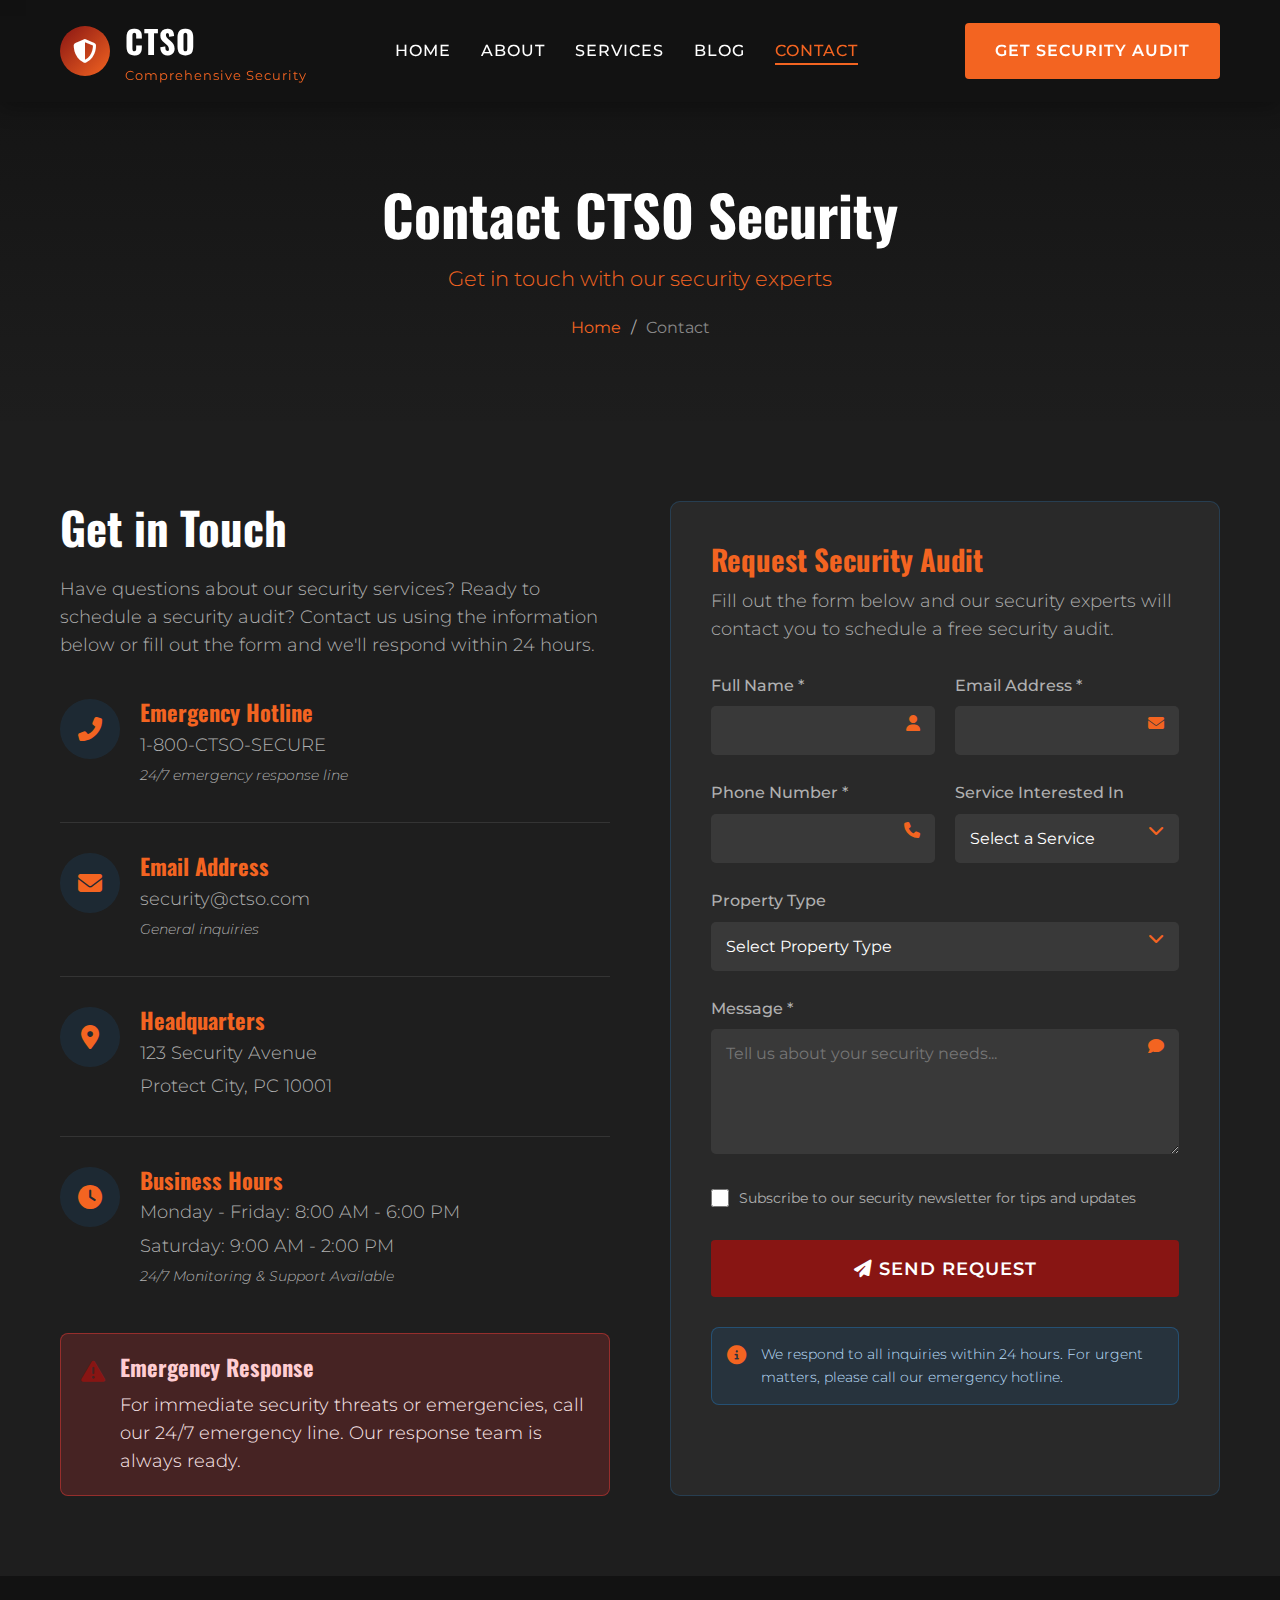
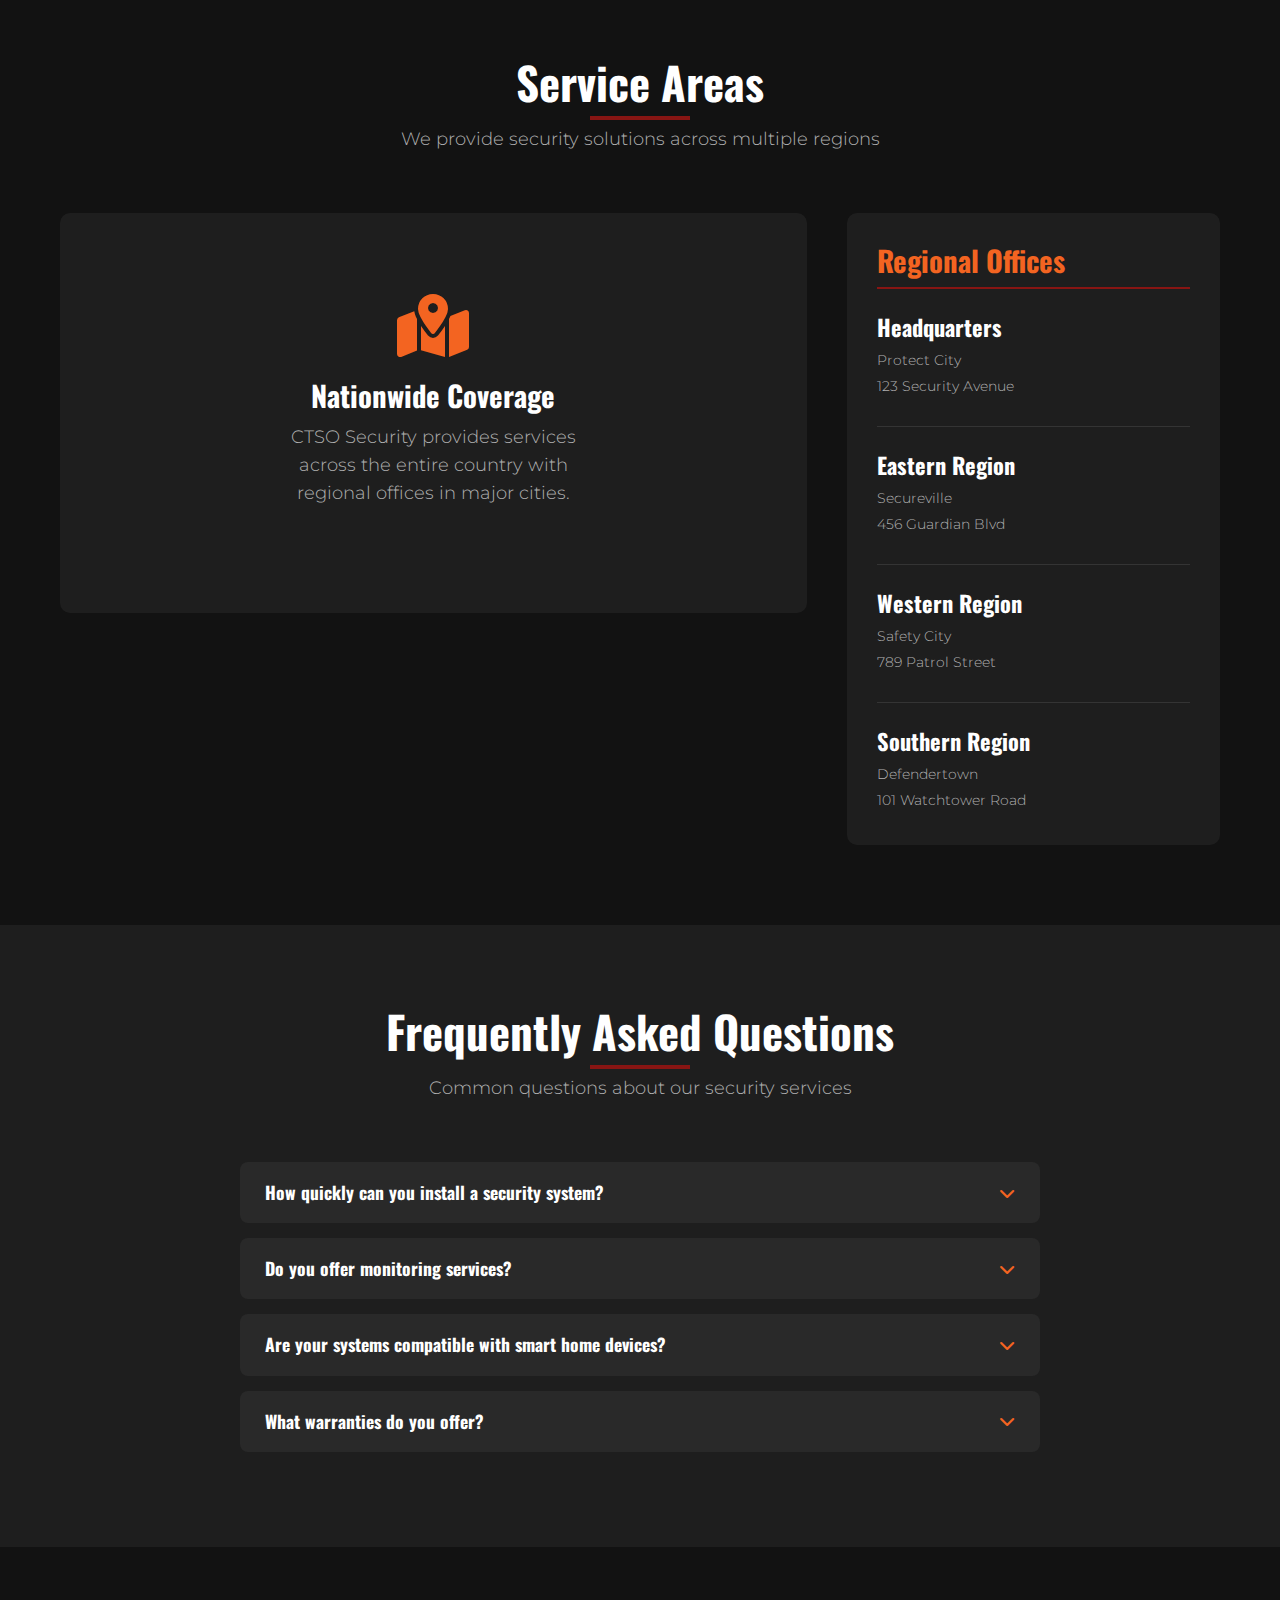
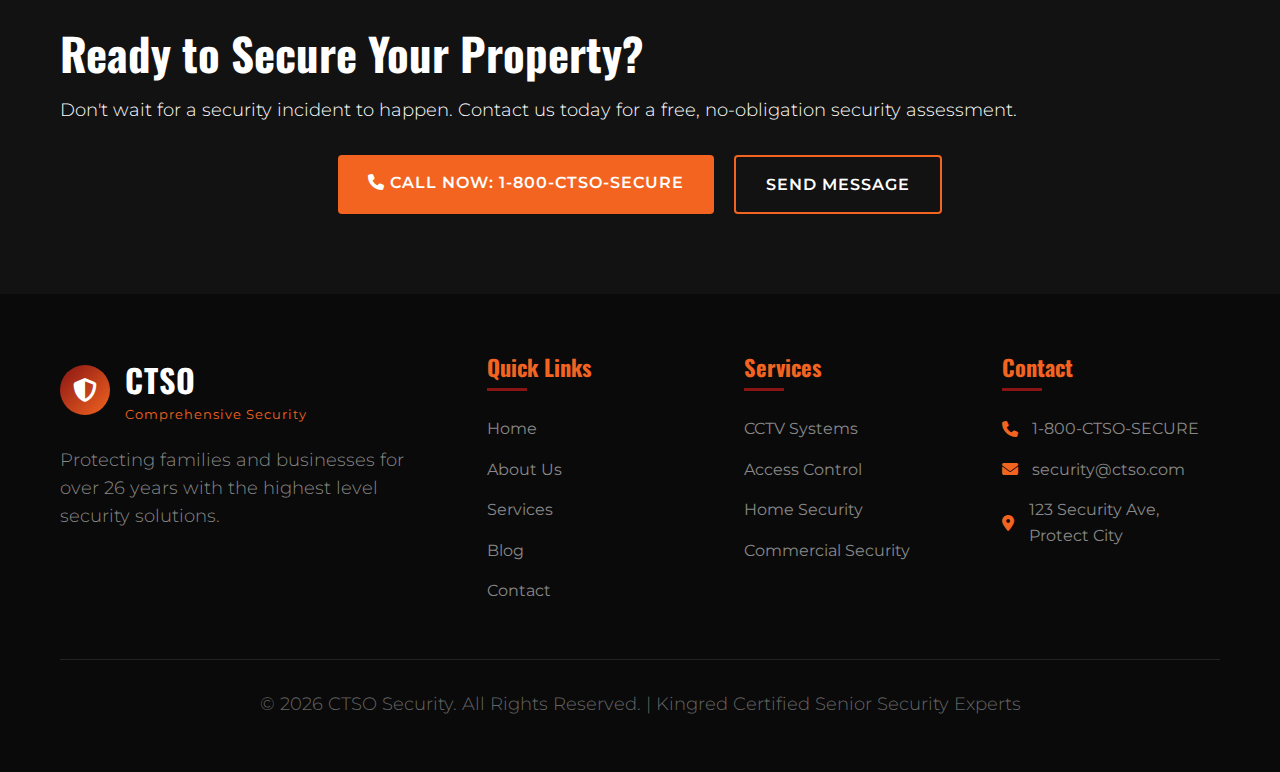
<file: contact.html>
<!DOCTYPE html>
<html lang="en">
<head>
    <meta charset="UTF-8">
    <meta name="viewport" content="width=device-width, initial-scale=1.0">
    <title>Contact Us - CTSO Security</title>
    <link rel="stylesheet" href="https://cdnjs.cloudflare.com/ajax/libs/font-awesome/6.4.0/css/all.min.css">
    <link rel="preconnect" href="https://fonts.googleapis.com">
    <link rel="preconnect" href="https://fonts.gstatic.com" crossorigin>
    <link href="https://fonts.googleapis.com/css2?family=Montserrat:wght@300;400;500;600;700;800&family=Oswald:wght@400;500;600;700&display=swap" rel="stylesheet">
    <link rel="stylesheet" href="css/style.css">
    <link rel="stylesheet" href="css/contact.css">
    <link rel="icon" type="image/x-icon" href="data:image/svg+xml,<svg xmlns=%22http://www.w3.org/2000/svg%22 viewBox=%220 0 100 100%22><text y=%22.9em%22 font-size=%2290%22>🔒</text></svg>">
</head>
<body>
    <!-- Header & Navigation -->
    <header class="header">
        <div class="container">
            <nav class="navbar">
                <div class="logo">
                    <div class="logo-shield">
                        <i class="fas fa-shield-alt"></i>
                    </div>
                    <div class="logo-text">
                        <span class="logo-main">CTSO</span>
                        <span class="logo-tagline">Comprehensive Security</span>
                    </div>
                </div>
                
                <ul class="nav-menu">
                    <li class="nav-item"><a href="index.html">Home</a></li>
                    <li class="nav-item"><a href="about.html">About</a></li>
                    <li class="nav-item"><a href="services.html">Services</a></li>
                    <li class="nav-item"><a href="blog.html">Blog</a></li>
                    <li class="nav-item"><a href="contact.html" class="active">Contact</a></li>
                </ul>
                
                <div class="nav-cta">
                    <a href="contact.html" class="btn btn-secondary">Get Security Audit</a>
                </div>
                
                <div class="hamburger">
                    <span class="bar"></span>
                    <span class="bar"></span>
                    <span class="bar"></span>
                </div>
            </nav>
        </div>
    </header>

    <!-- Page Hero -->
    <section class="page-hero">
        <div class="container">
            <div class="page-hero-content">
                <h1 class="page-title">Contact CTSO Security</h1>
                <p class="page-subtitle">Get in touch with our security experts</p>
                <div class="breadcrumb">
                    <a href="index.html">Home</a> / <span>Contact</span>
                </div>
            </div>
        </div>
    </section>

    <!-- Contact Content -->
    <section class="contact-page">
        <div class="container">
            <div class="contact-container">
                <div class="contact-info">
                    <h2>Get in Touch</h2>
                    <p class="contact-description">Have questions about our security services? Ready to schedule a security audit? Contact us using the information below or fill out the form and we'll respond within 24 hours.</p>
                    
                    <div class="contact-details">
                        <div class="contact-item">
                            <div class="contact-icon">
                                <i class="fas fa-phone-alt"></i>
                            </div>
                            <div class="contact-text">
                                <h4>Emergency Hotline</h4>
                                <p>1-800-CTSO-SECURE</p>
                                <p class="contact-note">24/7 emergency response line</p>
                            </div>
                        </div>
                        
                        <div class="contact-item">
                            <div class="contact-icon">
                                <i class="fas fa-envelope"></i>
                            </div>
                            <div class="contact-text">
                                <h4>Email Address</h4>
                                <p>security@ctso.com</p>
                                <p class="contact-note">General inquiries</p>
                            </div>
                        </div>
                        
                        <div class="contact-item">
                            <div class="contact-icon">
                                <i class="fas fa-map-marker-alt"></i>
                            </div>
                            <div class="contact-text">
                                <h4>Headquarters</h4>
                                <p>123 Security Avenue</p>
                                <p>Protect City, PC 10001</p>
                            </div>
                        </div>
                        
                        <div class="contact-item">
                            <div class="contact-icon">
                                <i class="fas fa-clock"></i>
                            </div>
                            <div class="contact-text">
                                <h4>Business Hours</h4>
                                <p>Monday - Friday: 8:00 AM - 6:00 PM</p>
                                <p>Saturday: 9:00 AM - 2:00 PM</p>
                                <p class="contact-note">24/7 Monitoring & Support Available</p>
                            </div>
                        </div>
                    </div>
                    
                    <div class="emergency-notice">
                        <i class="fas fa-exclamation-triangle"></i>
                        <div>
                            <h4>Emergency Response</h4>
                            <p>For immediate security threats or emergencies, call our 24/7 emergency line. Our response team is always ready.</p>
                        </div>
                    </div>
                </div>
                
                <div class="contact-form-container">
                    <div class="form-header">
                        <h3>Request Security Audit</h3>
                        <p>Fill out the form below and our security experts will contact you to schedule a free security audit.</p>
                    </div>
                    
                    <form id="contactForm" class="contact-form">
                        <div class="form-row">
                            <div class="form-group">
                                <label for="fullName">Full Name *</label>
                                <input type="text" id="fullName" name="fullName" required>
                                <i class="fas fa-user"></i>
                            </div>
                            
                            <div class="form-group">
                                <label for="email">Email Address *</label>
                                <input type="email" id="email" name="email" required>
                                <i class="fas fa-envelope"></i>
                            </div>
                        </div>
                        
                        <div class="form-row">
                            <div class="form-group">
                                <label for="phone">Phone Number *</label>
                                <input type="tel" id="phone" name="phone" required>
                                <i class="fas fa-phone"></i>
                            </div>
                            
                            <div class="form-group">
                                <label for="service">Service Interested In</label>
                                <select id="service" name="service">
                                    <option value="">Select a Service</option>
                                    <option value="cctv">CCTV Surveillance</option>
                                    <option value="access">Access Control</option>
                                    <option value="home">Home Security</option>
                                    <option value="commercial">Commercial Security</option>
                                    <option value="cyber">Cybersecurity</option>
                                    <option value="fire">Fire Safety</option>
                                    <option value="consultation">Security Consultation</option>
                                </select>
                                <i class="fas fa-chevron-down"></i>
                            </div>
                        </div>
                        
                        <div class="form-group">
                            <label for="propertyType">Property Type</label>
                            <select id="propertyType" name="propertyType">
                                <option value="">Select Property Type</option>
                                <option value="residential">Residential Home</option>
                                <option value="apartment">Apartment/Condo</option>
                                <option value="small-business">Small Business</option>
                                <option value="corporate">Corporate Office</option>
                                <option value="retail">Retail Store</option>
                                <option value="warehouse">Warehouse/Industrial</option>
                                <option value="other">Other</option>
                            </select>
                            <i class="fas fa-chevron-down"></i>
                        </div>
                        
                        <div class="form-group">
                            <label for="message">Message *</label>
                            <textarea id="message" name="message" rows="5" placeholder="Tell us about your security needs..." required></textarea>
                            <i class="fas fa-comment"></i>
                        </div>
                        
                        <div class="form-checkbox">
                            <input type="checkbox" id="newsletter" name="newsletter">
                            <label for="newsletter">Subscribe to our security newsletter for tips and updates</label>
                        </div>
                        
                        <button type="submit" class="btn btn-primary btn-block">
                            <i class="fas fa-paper-plane"></i> Send Request
                        </button>
                    </form>
                    
                    <div class="form-notice">
                        <i class="fas fa-info-circle"></i>
                        <p>We respond to all inquiries within 24 hours. For urgent matters, please call our emergency hotline.</p>
                    </div>
                </div>
            </div>
        </div>
    </section>

    <!-- Map Section -->
    <section class="map-section">
        <div class="container">
            <div class="section-header">
                <h2 class="section-title">Service Areas</h2>
                <p class="section-subtitle">We provide security solutions across multiple regions</p>
            </div>
            
            <div class="map-container">
                <div class="map-placeholder">
                    <div class="map-content">
                        <i class="fas fa-map-marked-alt"></i>
                        <h3>Nationwide Coverage</h3>
                        <p>CTSO Security provides services across the entire country with regional offices in major cities.</p>
                    </div>
                </div>
                
                <div class="service-areas">
                    <h3>Regional Offices</h3>
                    <div class="areas-list">
                        <div class="area">
                            <h4>Headquarters</h4>
                            <p>Protect City</p>
                            <p>123 Security Avenue</p>
                        </div>
                        <div class="area">
                            <h4>Eastern Region</h4>
                            <p>Secureville</p>
                            <p>456 Guardian Blvd</p>
                        </div>
                        <div class="area">
                            <h4>Western Region</h4>
                            <p>Safety City</p>
                            <p>789 Patrol Street</p>
                        </div>
                        <div class="area">
                            <h4>Southern Region</h4>
                            <p>Defendertown</p>
                            <p>101 Watchtower Road</p>
                        </div>
                    </div>
                </div>
            </div>
        </div>
    </section>

    <!-- FAQ Section -->
    <section class="faq-section">
        <div class="container">
            <div class="section-header">
                <h2 class="section-title">Frequently Asked Questions</h2>
                <p class="section-subtitle">Common questions about our security services</p>
            </div>
            
            <div class="faq-container">
                <div class="faq-item">
                    <div class="faq-question">
                        <h4>How quickly can you install a security system?</h4>
                        <i class="fas fa-chevron-down"></i>
                    </div>
                    <div class="faq-answer">
                        <p>For standard residential systems, we can typically schedule installation within 3-5 business days. Emergency installations are available within 24 hours for urgent situations. Commercial installations may take longer depending on the scope and complexity of the project.</p>
                    </div>
                </div>
                
                <div class="faq-item">
                    <div class="faq-question">
                        <h4>Do you offer monitoring services?</h4>
                        <i class="fas fa-chevron-down"></i>
                    </div>
                    <div class="faq-answer">
                        <p>Yes, we offer 24/7 professional monitoring services through our UL-listed monitoring centers. Our monitoring plans start at $29.99/month and include immediate response to alarms, fire alerts, and emergency situations.</p>
                    </div>
                </div>
                
                <div class="faq-item">
                    <div class="faq-question">
                        <h4>Are your systems compatible with smart home devices?</h4>
                        <i class="fas fa-chevron-down"></i>
                    </div>
                    <div class="faq-answer">
                        <p>Most of our security systems integrate with popular smart home platforms like Google Home, Amazon Alexa, and Apple HomeKit. During your consultation, we'll discuss your specific smart home needs and recommend compatible solutions.</p>
                    </div>
                </div>
                
                <div class="faq-item">
                    <div class="faq-question">
                        <h4>What warranties do you offer?</h4>
                        <i class="fas fa-chevron-down"></i>
                    </div>
                    <div class="faq-answer">
                        <p>All our equipment comes with a 3-year manufacturer's warranty. Our installation work is guaranteed for 1 year, and we offer various extended warranty options for continued peace of mind.</p>
                    </div>
                </div>
            </div>
        </div>
    </section>

    <!-- CTA Section -->
    <section class="cta-section">
        <div class="container">
            <div class="cta-content">
                <h2>Ready to Secure Your Property?</h2>
                <p>Don't wait for a security incident to happen. Contact us today for a free, no-obligation security assessment.</p>
                <div class="cta-buttons">
                    <a href="tel:1-800-CTSO-SECURE" class="btn btn-secondary">
                        <i class="fas fa-phone"></i> Call Now: 1-800-CTSO-SECURE
                    </a>
                    <a href="#contactForm" class="btn btn-outline">Send Message</a>
                </div>
            </div>
        </div>
    </section>

    <!-- Footer -->
    <footer class="footer">
        <div class="container">
            <div class="footer-content">
                <div class="footer-logo">
                    <div class="logo">
                        <div class="logo-shield">
                            <i class="fas fa-shield-alt"></i>
                        </div>
                        <div class="logo-text">
                            <span class="logo-main">CTSO</span>
                            <span class="logo-tagline">Comprehensive Security</span>
                        </div>
                    </div>
                    <p class="footer-description">Protecting families and businesses for over 26 years with the highest level security solutions.</p>
                </div>
                
                <div class="footer-links">
                    <div class="footer-column">
                        <h4>Quick Links</h4>
                        <ul>
                            <li><a href="index.html">Home</a></li>
                            <li><a href="about.html">About Us</a></li>
                            <li><a href="services.html">Services</a></li>
                            <li><a href="blog.html">Blog</a></li>
                            <li><a href="contact.html">Contact</a></li>
                        </ul>
                    </div>
                    
                    <div class="footer-column">
                        <h4>Services</h4>
                        <ul>
                            <li><a href="services.html#cctv">CCTV Systems</a></li>
                            <li><a href="services.html#access">Access Control</a></li>
                            <li><a href="services.html#home">Home Security</a></li>
                            <li><a href="services.html#commercial">Commercial Security</a></li>
                        </ul>
                    </div>
                    
                    <div class="footer-column">
                        <h4>Contact</h4>
                        <ul class="contact-info">
                            <li><i class="fas fa-phone"></i> 1-800-CTSO-SECURE</li>
                            <li><i class="fas fa-envelope"></i> security@ctso.com</li>
                            <li><i class="fas fa-map-marker-alt"></i> 123 Security Ave, Protect City</li>
                        </ul>
                    </div>
                </div>
            </div>
            
            <div class="footer-bottom">
                <p>&copy; <span id="currentYear"></span> CTSO Security. All Rights Reserved. | Kingred Certified Senior Security Experts</p>
            </div>
        </div>
    </footer>

    <script src="js/script.js"></script>
    <script src="js/contact.js"></script>
</body>
</html>
</file>
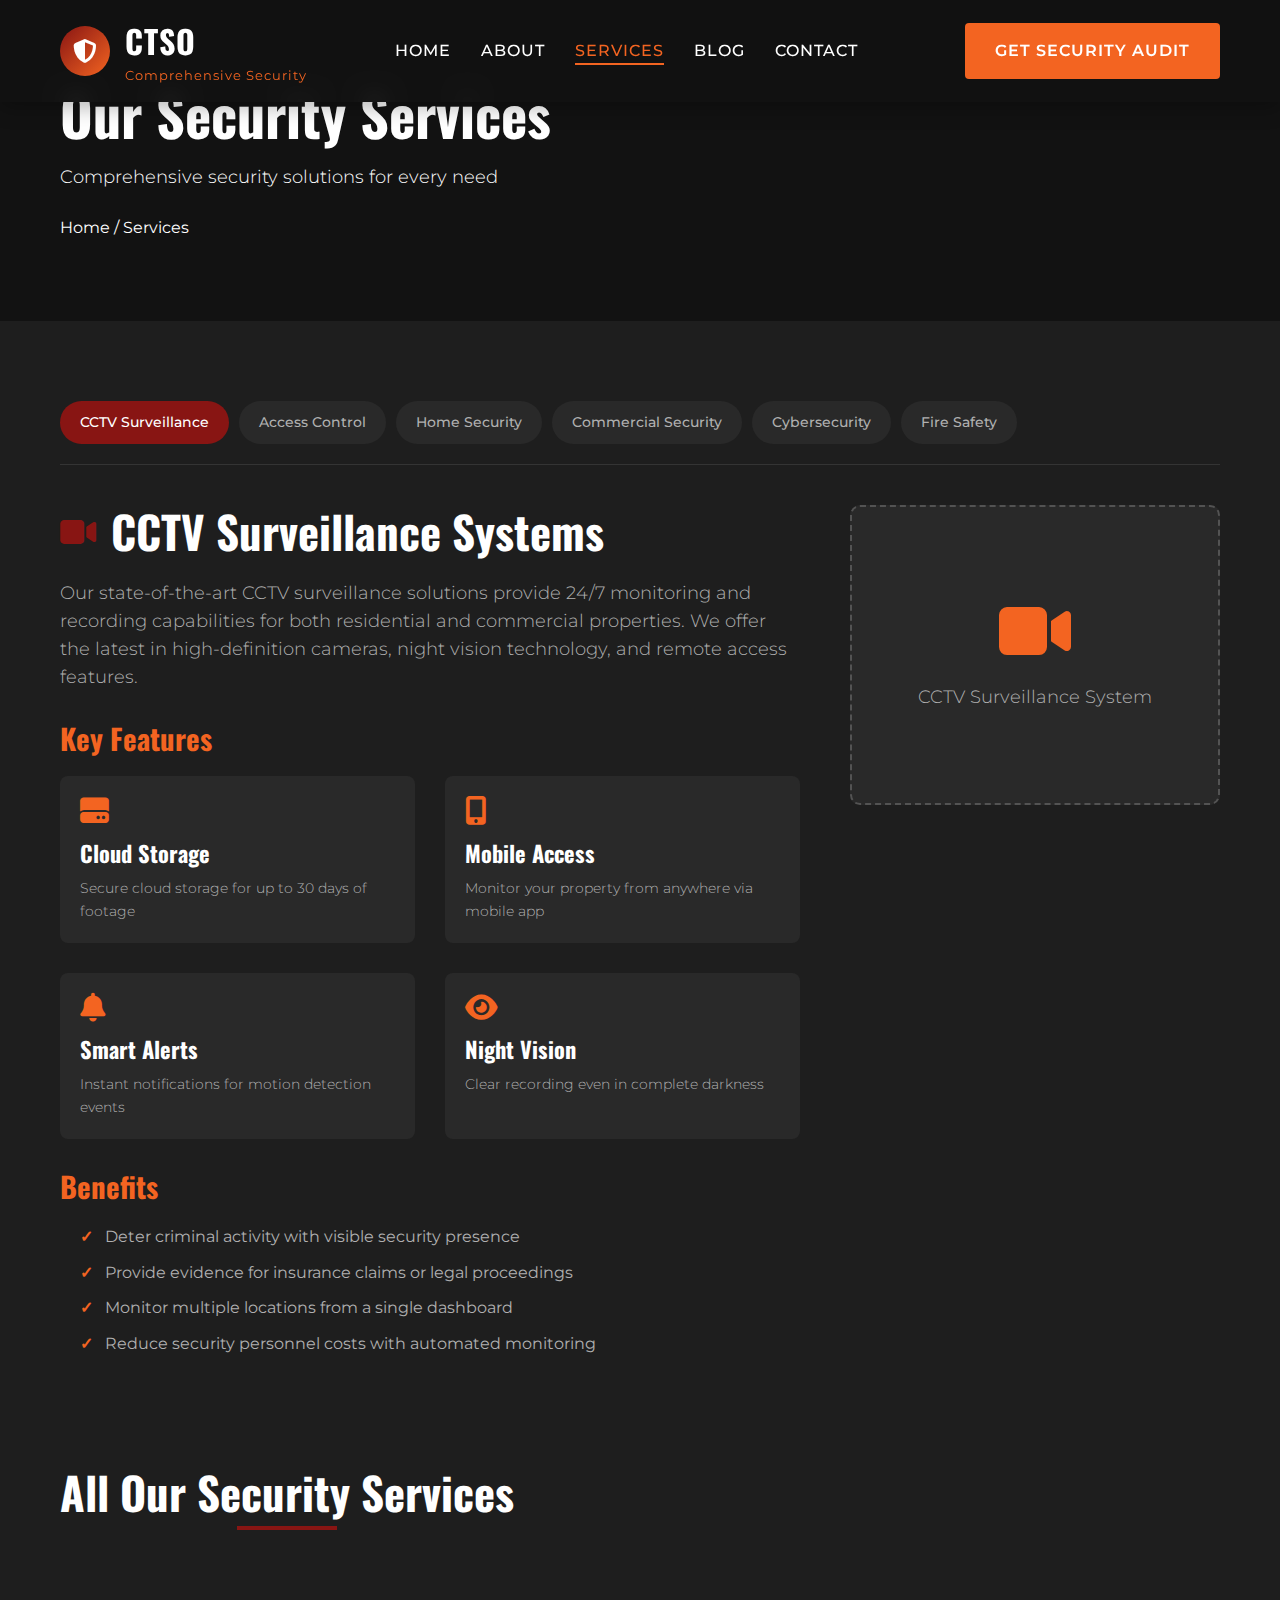
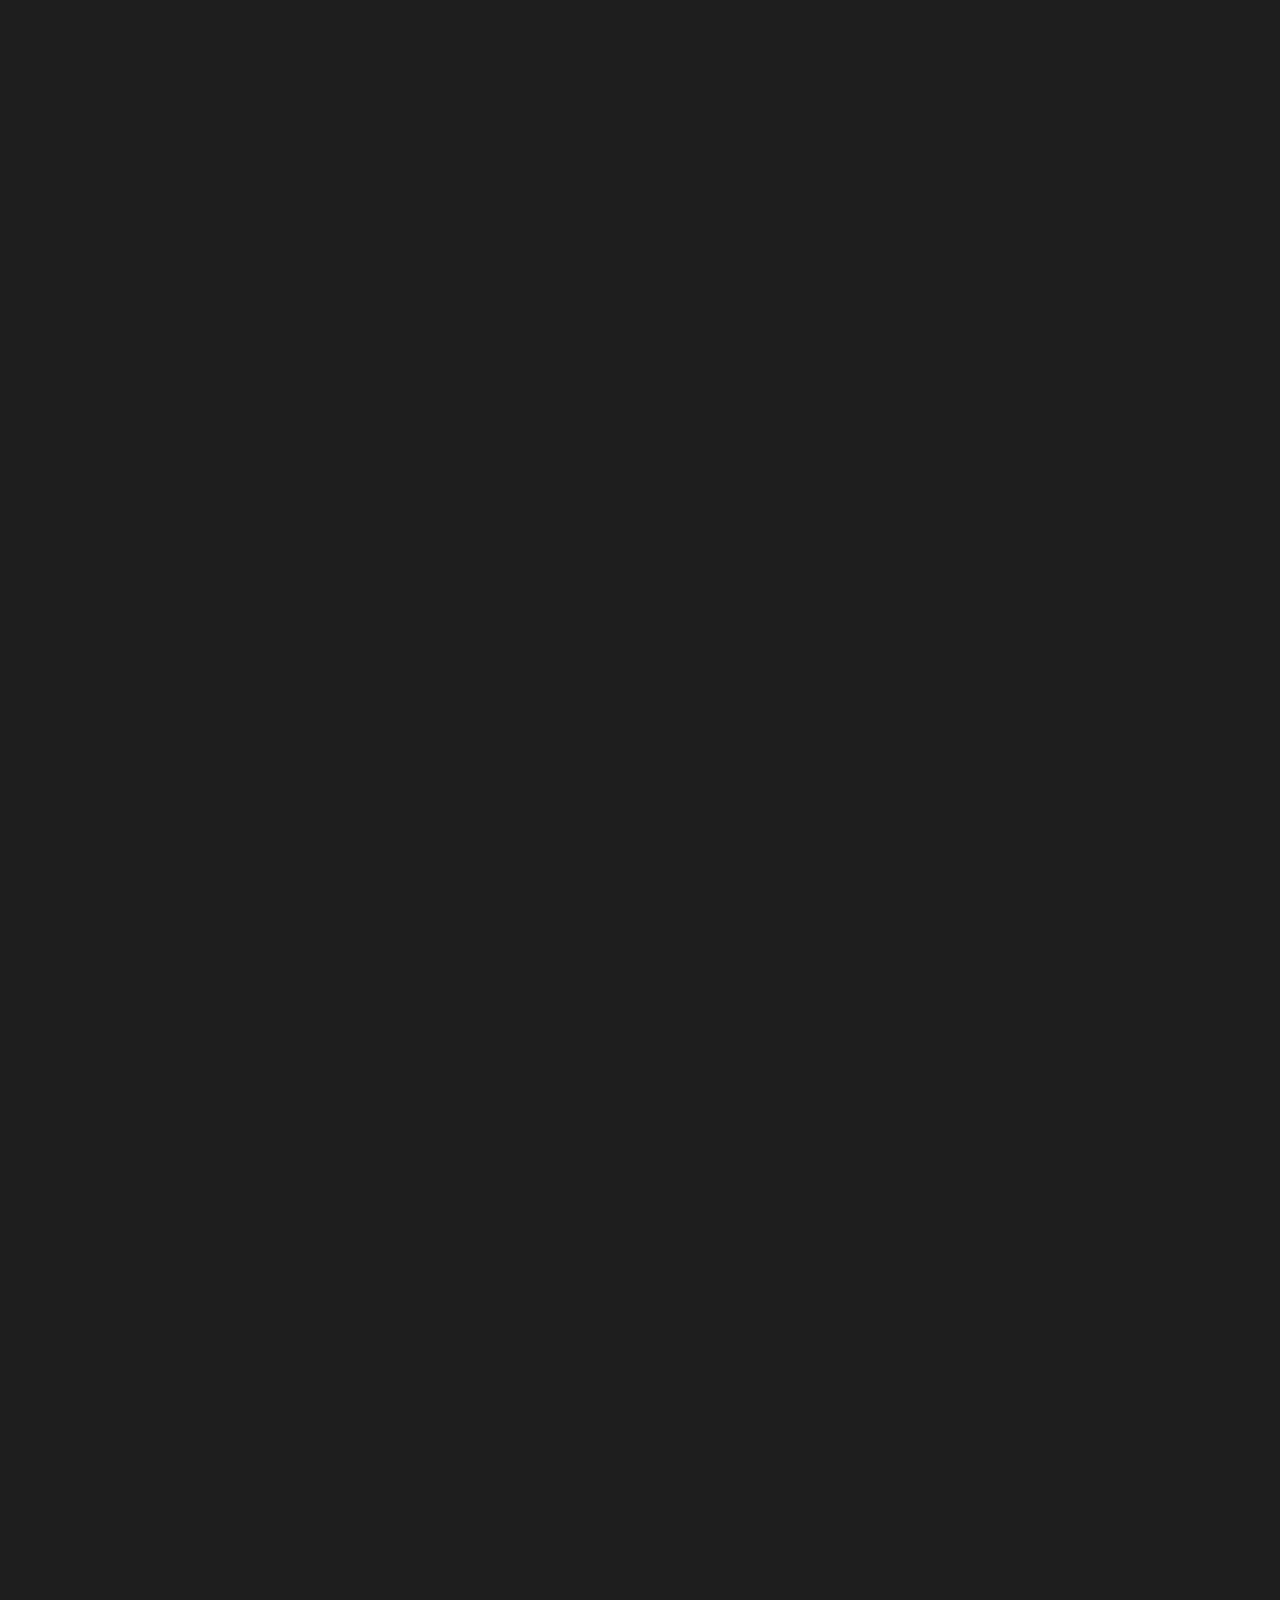
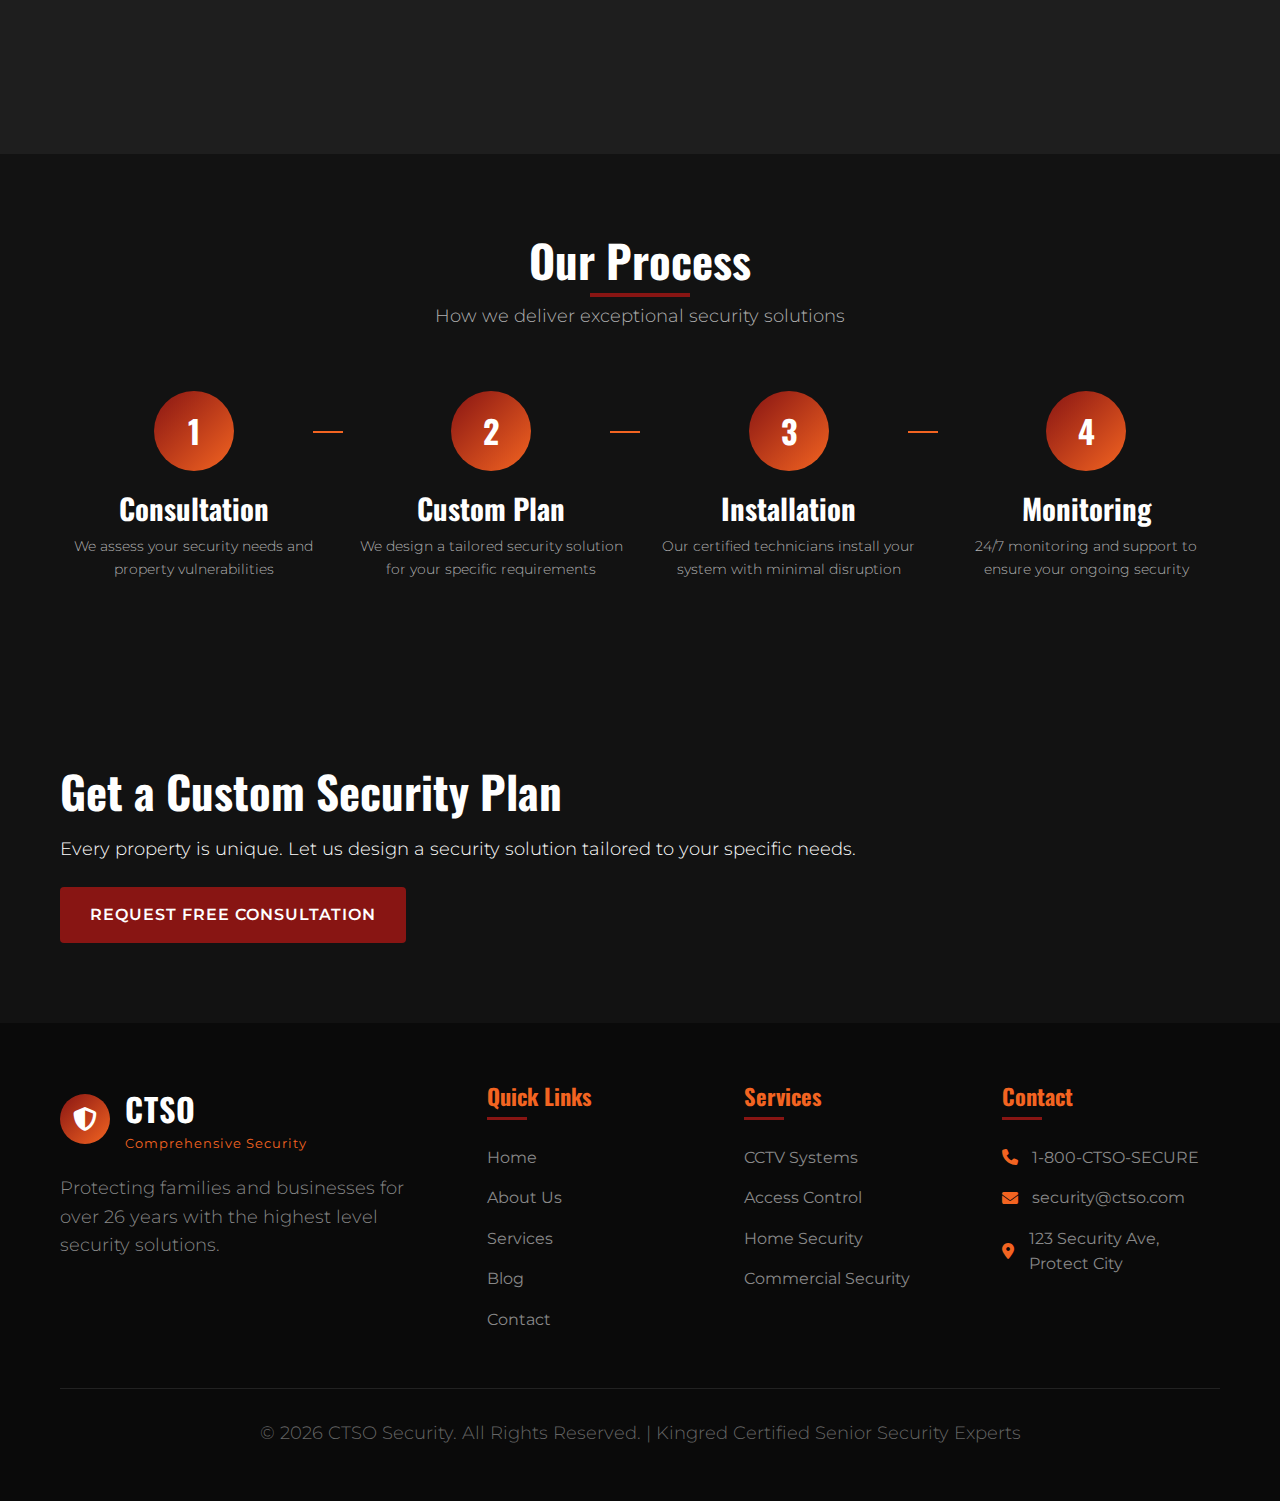
<file: services.html>
<!DOCTYPE html>
<html lang="en">
<head>
    <meta charset="UTF-8">
    <meta name="viewport" content="width=device-width, initial-scale=1.0">
    <title>Our Services - CTSO Security</title>
    <link rel="stylesheet" href="https://cdnjs.cloudflare.com/ajax/libs/font-awesome/6.4.0/css/all.min.css">
    <link rel="preconnect" href="https://fonts.googleapis.com">
    <link rel="preconnect" href="https://fonts.gstatic.com" crossorigin>
    <link href="https://fonts.googleapis.com/css2?family=Montserrat:wght@300;400;500;600;700;800&family=Oswald:wght@400;500;600;700&display=swap" rel="stylesheet">
    <link rel="stylesheet" href="css/style.css">
    <link rel="stylesheet" href="css/services.css">
    <link rel="icon" type="image/x-icon" href="data:image/svg+xml,<svg xmlns=%22http://www.w3.org/2000/svg%22 viewBox=%220 0 100 100%22><text y=%22.9em%22 font-size=%2290%22>🔒</text></svg>">
</head>
<body>
    <!-- Header & Navigation -->
    <header class="header">
        <div class="container">
            <nav class="navbar">
                <div class="logo">
                    <div class="logo-shield">
                        <i class="fas fa-shield-alt"></i>
                    </div>
                    <div class="logo-text">
                        <span class="logo-main">CTSO</span>
                        <span class="logo-tagline">Comprehensive Security</span>
                    </div>
                </div>
                
                <ul class="nav-menu">
                    <li class="nav-item"><a href="index.html">Home</a></li>
                    <li class="nav-item"><a href="about.html">About</a></li>
                    <li class="nav-item"><a href="services.html" class="active">Services</a></li>
                    <li class="nav-item"><a href="blog.html">Blog</a></li>
                    <li class="nav-item"><a href="contact.html">Contact</a></li>
                </ul>
                
                <div class="nav-cta">
                    <a href="contact.html" class="btn btn-secondary">Get Security Audit</a>
                </div>
                
                <div class="hamburger">
                    <span class="bar"></span>
                    <span class="bar"></span>
                    <span class="bar"></span>
                </div>
            </nav>
        </div>
    </header>

    <!-- Page Hero -->
    <section class="page-hero">
        <div class="container">
            <div class="page-hero-content">
                <h1 class="page-title">Our Security Services</h1>
                <p class="page-subtitle">Comprehensive security solutions for every need</p>
                <div class="breadcrumb">
                    <a href="index.html">Home</a> / <span>Services</span>
                </div>
            </div>
        </div>
    </section>

    <!-- Services Detail -->
    <section class="services-detail">
        <div class="container">
            <div class="services-nav">
                <a href="#cctv" class="service-nav-link active">CCTV Surveillance</a>
                <a href="#access" class="service-nav-link">Access Control</a>
                <a href="#home" class="service-nav-link">Home Security</a>
                <a href="#commercial" class="service-nav-link">Commercial Security</a>
                <a href="#cyber" class="service-nav-link">Cybersecurity</a>
                <a href="#fire" class="service-nav-link">Fire Safety</a>
            </div>
            
            <div class="service-detail-container">
                <!-- CCTV Surveillance -->
                <div class="service-detail active" id="cctv">
                    <div class="service-detail-content">
                        <h2><i class="fas fa-video"></i> CCTV Surveillance Systems</h2>
                        <p>Our state-of-the-art CCTV surveillance solutions provide 24/7 monitoring and recording capabilities for both residential and commercial properties. We offer the latest in high-definition cameras, night vision technology, and remote access features.</p>
                        
                        <div class="service-features">
                            <h3>Key Features</h3>
                            <div class="features-grid">
                                <div class="feature">
                                    <i class="fas fa-hdd"></i>
                                    <h4>Cloud Storage</h4>
                                    <p>Secure cloud storage for up to 30 days of footage</p>
                                </div>
                                <div class="feature">
                                    <i class="fas fa-mobile-alt"></i>
                                    <h4>Mobile Access</h4>
                                    <p>Monitor your property from anywhere via mobile app</p>
                                </div>
                                <div class="feature">
                                    <i class="fas fa-bell"></i>
                                    <h4>Smart Alerts</h4>
                                    <p>Instant notifications for motion detection events</p>
                                </div>
                                <div class="feature">
                                    <i class="fas fa-eye"></i>
                                    <h4>Night Vision</h4>
                                    <p>Clear recording even in complete darkness</p>
                                </div>
                            </div>
                        </div>
                        
                        <div class="service-benefits">
                            <h3>Benefits</h3>
                            <ul>
                                <li>Deter criminal activity with visible security presence</li>
                                <li>Provide evidence for insurance claims or legal proceedings</li>
                                <li>Monitor multiple locations from a single dashboard</li>
                                <li>Reduce security personnel costs with automated monitoring</li>
                            </ul>
                        </div>
                    </div>
                    
                    <div class="service-detail-image">
                        <div class="image-placeholder">
                            <i class="fas fa-video"></i>
                            <p>CCTV Surveillance System</p>
                        </div>
                    </div>
                </div>
                
                <!-- Access Control -->
                <div class="service-detail" id="access">
                    <div class="service-detail-content">
                        <h2><i class="fas fa-lock"></i> Access Control Systems</h2>
                        <p>Our advanced access control solutions ensure that only authorized individuals can enter your premises. We offer a range of systems from basic keycard entry to sophisticated biometric scanners.</p>
                        
                        <div class="service-features">
                            <h3>Key Features</h3>
                            <div class="features-grid">
                                <div class="feature">
                                    <i class="fas fa-fingerprint"></i>
                                    <h4>Biometric Access</h4>
                                    <p>Fingerprint, facial recognition, and iris scanning</p>
                                </div>
                                <div class="feature">
                                    <i class="fas fa-key"></i>
                                    <h4>Smart Cards & Fobs</h4>
                                    <p>RFID technology for secure, contactless entry</p>
                                </div>
                                <div class="feature">
                                    <i class="fas fa-history"></i>
                                    <h4>Access Logs</h4>
                                    <p>Detailed records of all entry and exit events</p>
                                </div>
                                <div class="feature">
                                    <i class="fas fa-calendar-alt"></i>
                                    <h4>Scheduling</h4>
                                    <p>Time-based access restrictions for different users</p>
                                </div>
                            </div>
                        </div>
                    </div>
                    
                    <div class="service-detail-image">
                        <div class="image-placeholder">
                            <i class="fas fa-lock"></i>
                            <p>Access Control System</p>
                        </div>
                    </div>
                </div>
                
                <!-- Additional service details would follow the same pattern -->
            </div>
            
            <div class="all-services">
                <h2 class="section-title">All Our Security Services</h2>
                
                <div class="services-grid detailed">
                    <div class="service-card detailed">
                        <div class="service-icon">
                            <i class="fas fa-video"></i>
                        </div>
                        <h3>CCTV Surveillance</h3>
                        <p>High-definition CCTV systems with remote monitoring and 24/7 recording capabilities for complete property coverage.</p>
                        <div class="service-price">
                            <span>Starting at</span>
                            <div class="price">$1,499</div>
                        </div>
                        <a href="contact.html?service=cctv" class="btn btn-primary">Get Quote</a>
                    </div>
                    
                    <div class="service-card detailed">
                        <div class="service-icon">
                            <i class="fas fa-lock"></i>
                        </div>
                        <h3>Access Control</h3>
                        <p>Advanced access control systems including biometric scanners, keycard entry, and smart lock integration.</p>
                        <div class="service-price">
                            <span>Starting at</span>
                            <div class="price">$2,199</div>
                        </div>
                        <a href="contact.html?service=access" class="btn btn-primary">Get Quote</a>
                    </div>
                    
                    <div class="service-card detailed">
                        <div class="service-icon">
                            <i class="fas fa-home"></i>
                        </div>
                        <h3>Home Security</h3>
                        <p>Complete home security packages including alarm systems, motion sensors, and smart home integration.</p>
                        <div class="service-price">
                            <span>Starting at</span>
                            <div class="price">$899</div>
                        </div>
                        <a href="contact.html?service=home" class="btn btn-primary">Get Quote</a>
                    </div>
                    
                    <div class="service-card detailed">
                        <div class="service-icon">
                            <i class="fas fa-building"></i>
                        </div>
                        <h3>Commercial Security</h3>
                        <p>Enterprise-level security solutions for businesses, including perimeter protection and employee safety systems.</p>
                        <div class="service-price">
                            <span>Custom Quote</span>
                            <div class="price">--</div>
                        </div>
                        <a href="contact.html?service=commercial" class="btn btn-primary">Get Quote</a>
                    </div>
                    
                    <div class="service-card detailed">
                        <div class="service-icon">
                            <i class="fas fa-shield-alt"></i>
                        </div>
                        <h3>Cybersecurity</h3>
                        <p>Protect your digital assets with our comprehensive cybersecurity solutions and network monitoring services.</p>
                        <div class="service-price">
                            <span>Starting at</span>
                            <div class="price">$499/mo</div>
                        </div>
                        <a href="contact.html?service=cyber" class="btn btn-primary">Get Quote</a>
                    </div>
                    
                    <div class="service-card detailed">
                        <div class="service-icon">
                            <i class="fas fa-fire-extinguisher"></i>
                        </div>
                        <h3>Fire Safety</h3>
                        <p>Integrated fire detection and suppression systems with automatic alerts to emergency services.</p>
                        <div class="service-price">
                            <span>Starting at</span>
                            <div class="price">$1,299</div>
                        </div>
                        <a href="contact.html?service=fire" class="btn btn-primary">Get Quote</a>
                    </div>
                </div>
            </div>
        </div>
    </section>

    <!-- Process Section -->
    <section class="process-section">
        <div class="container">
            <div class="section-header">
                <h2 class="section-title">Our Process</h2>
                <p class="section-subtitle">How we deliver exceptional security solutions</p>
            </div>
            
            <div class="process-steps">
                <div class="process-step">
                    <div class="step-number">1</div>
                    <h3>Consultation</h3>
                    <p>We assess your security needs and property vulnerabilities</p>
                </div>
                
                <div class="process-step">
                    <div class="step-number">2</div>
                    <h3>Custom Plan</h3>
                    <p>We design a tailored security solution for your specific requirements</p>
                </div>
                
                <div class="process-step">
                    <div class="step-number">3</div>
                    <h3>Installation</h3>
                    <p>Our certified technicians install your system with minimal disruption</p>
                </div>
                
                <div class="process-step">
                    <div class="step-number">4</div>
                    <h3>Monitoring</h3>
                    <p>24/7 monitoring and support to ensure your ongoing security</p>
                </div>
            </div>
        </div>
    </section>

    <!-- CTA Section -->
    <section class="cta-section">
        <div class="container">
            <div class="cta-content">
                <h2>Get a Custom Security Plan</h2>
                <p>Every property is unique. Let us design a security solution tailored to your specific needs.</p>
                <a href="contact.html" class="btn btn-primary">Request Free Consultation</a>
            </div>
        </div>
    </section>

    <!-- Footer -->
    <footer class="footer">
        <div class="container">
            <div class="footer-content">
                <div class="footer-logo">
                    <div class="logo">
                        <div class="logo-shield">
                            <i class="fas fa-shield-alt"></i>
                        </div>
                        <div class="logo-text">
                            <span class="logo-main">CTSO</span>
                            <span class="logo-tagline">Comprehensive Security</span>
                        </div>
                    </div>
                    <p class="footer-description">Protecting families and businesses for over 26 years with the highest level security solutions.</p>
                </div>
                
                <div class="footer-links">
                    <div class="footer-column">
                        <h4>Quick Links</h4>
                        <ul>
                            <li><a href="index.html">Home</a></li>
                            <li><a href="about.html">About Us</a></li>
                            <li><a href="services.html">Services</a></li>
                            <li><a href="blog.html">Blog</a></li>
                            <li><a href="contact.html">Contact</a></li>
                        </ul>
                    </div>
                    
                    <div class="footer-column">
                        <h4>Services</h4>
                        <ul>
                            <li><a href="services.html#cctv">CCTV Systems</a></li>
                            <li><a href="services.html#access">Access Control</a></li>
                            <li><a href="services.html#home">Home Security</a></li>
                            <li><a href="services.html#commercial">Commercial Security</a></li>
                        </ul>
                    </div>
                    
                    <div class="footer-column">
                        <h4>Contact</h4>
                        <ul class="contact-info">
                            <li><i class="fas fa-phone"></i> 1-800-CTSO-SECURE</li>
                            <li><i class="fas fa-envelope"></i> security@ctso.com</li>
                            <li><i class="fas fa-map-marker-alt"></i> 123 Security Ave, Protect City</li>
                        </ul>
                    </div>
                </div>
            </div>
            
            <div class="footer-bottom">
                <p>&copy; <span id="currentYear"></span> CTSO Security. All Rights Reserved. | Kingred Certified Senior Security Experts</p>
            </div>
        </div>
    </footer>

    <script src="js/script.js"></script>
    <script src="js/services.js"></script>
</body>
</html>
</file>
<file: css/style.css>
/* style.css - Global Styles for CTSO Security Website */
:root {
    --primary-red: #881513;
    --primary-blue: #f36421;
    --primary-gray: #757575;
    --primary-black: #121212;
    --dark-gray: #1e1e1e;
    --medium-gray: #424242;
    --light-gray: #f5f5f5;
    --white: #ffffff;
    --shadow: 0 10px 30px rgba(0, 0, 0, 0.2);
    --transition: all 0.3s ease;
}

/* ============ BASE STYLES ============ */
* {
    margin: 0;
    padding: 0;
    box-sizing: border-box;
}

html {
    scroll-behavior: smooth;
}

body {
    font-family: 'Montserrat', sans-serif;
    line-height: 1.6;
    color: var(--white);
    background-color: var(--primary-black);
    overflow-x: hidden;
}

h1, h2, h3, h4 {
    font-family: 'Oswald', sans-serif;
    font-weight: 700;
    line-height: 1.2;
    margin-bottom: 1rem;
}

h1 {
    font-size: 3.5rem;
}

h2 {
    font-size: 2.8rem;
}

h3 {
    font-size: 1.8rem;
}

h4 {
    font-size: 1.4rem;
}

p {
    margin-bottom: 1.5rem;
    font-weight: 300;
    font-size: 1.1rem;
}

a {
    text-decoration: none;
    color: inherit;
}

.container {
    width: 100%;
    max-width: 1200px;
    margin: 0 auto;
    padding: 0 20px;
}

section {
    padding: 80px 0;
}

.text-center {
    text-align: center;
}

/* ============ UTILITY CLASSES ============ */
.btn {
    display: inline-block;
    padding: 15px 30px;
    border-radius: 4px;
    text-decoration: none;
    font-weight: 600;
    font-size: 1rem;
    text-transform: uppercase;
    letter-spacing: 1px;
    transition: var(--transition);
    cursor: pointer;
    border: none;
    font-family: 'Montserrat', sans-serif;
}

.btn-primary {
    background-color: var(--primary-red);
    color: var(--white);
}

.btn-primary:hover {
    background-color: #8d2323;
    transform: translateY(-3px);
    box-shadow: var(--shadow);
}

.btn-secondary {
    background-color: var(--primary-blue);
    color: var(--white);
}

.btn-secondary:hover {
    background-color: #1976D2;
    transform: translateY(-3px);
}

.btn-outline {
    background-color: transparent;
    color: var(--white);
    border: 2px solid var(--primary-blue);
}

.btn-outline:hover {
    background-color: var(--primary-blue);
    color: var(--white);
}

.btn-block {
    width: 100%;
    padding: 18px;
    font-size: 1.1rem;
}

.section-header {
    text-align: center;
    margin-bottom: 60px;
}

.section-title {
    color: var(--white);
    margin-bottom: 15px;
    position: relative;
    display: inline-block;
}

.section-title::after {
    content: '';
    position: absolute;
    bottom: -10px;
    left: 50%;
    transform: translateX(-50%);
    width: 100px;
    height: 4px;
    background-color: var(--primary-red);
}

.section-subtitle {
    color: #b0b0b0;
    max-width: 700px;
    margin: 0 auto;
}

/* ============ HEADER & NAVIGATION ============ */
.header {
    position: fixed;
    top: 0;
    left: 0;
    width: 100%;
    z-index: 1000;
    background-color: rgba(18, 18, 18, 0.95);
    backdrop-filter: blur(10px);
    box-shadow: 0 5px 20px rgba(0, 0, 0, 0.3);
    padding: 15px 0;
}

.navbar {
    display: flex;
    justify-content: space-between;
    align-items: center;
}

.logo {
    display: flex;
    align-items: center;
    gap: 15px;
}

.logo-shield {
    width: 50px;
    height: 50px;
    background: linear-gradient(135deg, var(--primary-red), var(--primary-blue));
    border-radius: 50%;
    display: flex;
    align-items: center;
    justify-content: center;
    font-size: 1.5rem;
    color: var(--white);
}

.logo-text {
    display: flex;
    flex-direction: column;
}

.logo-main {
    font-family: 'Oswald', sans-serif;
    font-size: 2rem;
    font-weight: 700;
    color: var(--white);
    letter-spacing: 1px;
}

.logo-tagline {
    font-size: 0.8rem;
    color: var(--primary-blue);
    letter-spacing: 1px;
}

.nav-menu {
    display: flex;
    list-style: none;
    gap: 30px;
}

.nav-item a {
    color: var(--white);
    text-decoration: none;
    font-weight: 500;
    font-size: 1rem;
    text-transform: uppercase;
    letter-spacing: 1px;
    transition: var(--transition);
    position: relative;
}

.nav-item a:hover,
.nav-item a.active {
    color: var(--primary-blue);
}

.nav-item a::after {
    content: '';
    position: absolute;
    bottom: -5px;
    left: 0;
    width: 0;
    height: 2px;
    background-color: var(--primary-blue);
    transition: var(--transition);
}

.nav-item a:hover::after,
.nav-item a.active::after {
    width: 100%;
}

.nav-cta {
    margin-left: 20px;
}

.hamburger {
    display: none;
    flex-direction: column;
    cursor: pointer;
}

.bar {
    height: 3px;
    width: 25px;
    background-color: var(--white);
    margin: 3px 0;
    transition: var(--transition);
}

/* ============ FOOTER ============ */
.footer {
    background-color: #0a0a0a;
    padding: 60px 0 30px;
}

.footer-content {
    display: grid;
    grid-template-columns: 1fr 2fr;
    gap: 60px;
    margin-bottom: 40px;
}

.footer-description {
    color: #888888;
    margin-top: 20px;
}

.footer-links {
    display: grid;
    grid-template-columns: repeat(3, 1fr);
    gap: 40px;
}

.footer-column h4 {
    color: var(--primary-blue);
    margin-bottom: 25px;
    position: relative;
    padding-bottom: 10px;
}

.footer-column h4::after {
    content: '';
    position: absolute;
    bottom: 0;
    left: 0;
    width: 40px;
    height: 3px;
    background-color: var(--primary-red);
}

.footer-column ul {
    list-style: none;
}

.footer-column ul li {
    margin-bottom: 15px;
}

.footer-column ul li a {
    color: #888888;
    text-decoration: none;
    transition: var(--transition);
}

.footer-column ul li a:hover {
    color: var(--primary-blue);
    padding-left: 5px;
}

.contact-info li {
    display: flex;
    align-items: center;
    gap: 10px;
    margin-bottom: 15px;
    color: #888888;
}

.contact-info li i {
    color: var(--primary-blue);
    width: 20px;
}

.footer-bottom {
    border-top: 1px solid rgba(255, 255, 255, 0.1);
    padding-top: 30px;
    text-align: center;
    color: #666666;
    font-size: 0.9rem;
}

/* ============ RESPONSIVE DESIGN ============ */
@media (max-width: 1200px) {
    .container {
        padding: 0 30px;
    }
}

@media (max-width: 1024px) {
    h1 {
        font-size: 2.8rem;
    }
    
    h2 {
        font-size: 2.3rem;
    }
    
    .footer-content {
        grid-template-columns: 1fr;
    }
    
    .footer-links {
        grid-template-columns: repeat(3, 1fr);
    }
}

@media (max-width: 768px) {
    .nav-menu {
        position: fixed;
        left: -100%;
        top: 80px;
        flex-direction: column;
        background-color: var(--primary-black);
        width: 100%;
        text-align: center;
        transition: var(--transition);
        box-shadow: 0 10px 20px rgba(0, 0, 0, 0.3);
        padding: 30px 0;
        gap: 0;
    }
    
    .nav-menu.active {
        left: 0;
    }
    
    .nav-item {
        margin: 15px 0;
    }
    
    .hamburger {
        display: flex;
    }
    
    .hamburger.active .bar:nth-child(2) {
        opacity: 0;
    }
    
    .hamburger.active .bar:nth-child(1) {
        transform: translateY(8px) rotate(45deg);
    }
    
    .hamburger.active .bar:nth-child(3) {
        transform: translateY(-8px) rotate(-45deg);
    }
    
    .nav-cta {
        display: none;
    }
    
    .footer-links {
        grid-template-columns: 1fr;
        gap: 30px;
    }
}

@media (max-width: 480px) {
    h1 {
        font-size: 2.2rem;
    }
    
    h2 {
        font-size: 1.8rem;
    }
    
    h3 {
        font-size: 1.5rem;
    }
    
    .btn {
        padding: 12px 25px;
        font-size: 0.9rem;
    }
    
    .section-header {
        margin-bottom: 40px;
    }
    
    section {
        padding: 60px 0;
    }
}
</file>
<file: css/index.css>
/* index.css - Home Page Styles for CTSO Security */

/* Hero Section */
.hero {
    padding-top: 150px;
    background: linear-gradient(rgba(18, 18, 18, 0.9), rgba(30, 30, 30, 0.9)), url('https://images.unsplash.com/photo-1558618666-fcd25c85cd64?ixlib=rb-4.0.3&auto=format&fit=crop&w=1920&q=80');
    background-size: cover;
    background-position: center;
    background-attachment: fixed;
}

.hero-content {
    display: grid;
    grid-template-columns: 1fr 1fr;
    gap: 60px;
    align-items: center;
}

.security-badge {
    display: inline-flex;
    align-items: center;
    gap: 10px;
    background-color: rgba(229, 57, 53, 0.2);
    color: var(--primary-red);
    padding: 10px 20px;
    border-radius: 30px;
    margin-bottom: 30px;
    font-weight: 600;
    border: 1px solid rgba(229, 57, 53, 0.5);
}

.security-badge i {
    font-size: 1.2rem;
}

.hero-title {
    font-size: 3.5rem;
    margin-bottom: 20px;
    color: var(--white);
}

.hero-title span {
    color: var(--primary-blue);
}

.hero-description {
    font-size: 1.2rem;
    color: #b0b0b0;
    margin-bottom: 40px;
}

.hero-actions {
    display: flex;
    gap: 20px;
}

.hero-image {
    position: relative;
}

.image-container {
    position: relative;
    border-radius: 10px;
    overflow: hidden;
    box-shadow: var(--shadow);
}

.security-monitor {
    background-color: var(--dark-gray);
    border-radius: 10px;
    padding: 20px;
    position: relative;
}

.monitor-screen {
    background-color: #000;
    border-radius: 5px;
    padding: 30px;
    height: 300px;
    display: flex;
    flex-direction: column;
    justify-content: center;
    align-items: center;
    border: 2px solid var(--primary-red);
    position: relative;
}

.monitor-screen::before {
    content: '';
    position: absolute;
    top: 0;
    left: 0;
    width: 100%;
    height: 100%;
    background: linear-gradient(45deg, transparent, rgba(33, 150, 243, 0.1), transparent);
    animation: scan 3s linear infinite;
}

@keyframes scan {
    0% { transform: translateY(-100%); }
    100% { transform: translateY(100%); }
}

.screen-content {
    text-align: center;
    z-index: 1;
}

.camera-feed {
    display: flex;
    flex-direction: column;
    align-items: center;
    gap: 15px;
    margin-bottom: 40px;
}

.camera-feed i {
    font-size: 4rem;
    color: var(--primary-red);
}

.camera-feed span {
    font-size: 1.5rem;
    font-weight: 700;
    color: var(--primary-blue);
    letter-spacing: 3px;
}

.status-indicator {
    display: flex;
    align-items: center;
    gap: 10px;
    background-color: rgba(33, 150, 243, 0.2);
    padding: 15px 25px;
    border-radius: 30px;
    border: 1px solid rgba(33, 150, 243, 0.5);
}

.status-indicator i {
    color: #4CAF50;
    font-size: 1.5rem;
}

.status-indicator span {
    color: #4CAF50;
    font-weight: 600;
}

/* Services Preview */
.services-preview {
    background-color: var(--dark-gray);
}

.services-grid {
    display: grid;
    grid-template-columns: repeat(3, 1fr);
    gap: 30px;
    margin-bottom: 40px;
}

.service-card {
    background-color: rgba(255, 255, 255, 0.05);
    padding: 30px;
    border-radius: 10px;
    transition: var(--transition);
    border: 1px solid transparent;
}

.service-card:hover {
    transform: translateY(-10px);
    border-color: var(--primary-red);
    box-shadow: var(--shadow);
}

.service-icon {
    font-size: 2.5rem;
    color: var(--primary-red);
    margin-bottom: 20px;
}

.service-card h3 {
    color: var(--white);
    margin-bottom: 15px;
}

.service-card p {
    color: #b0b0b0;
    margin-bottom: 20px;
}

.service-link {
    display: inline-flex;
    align-items: center;
    gap: 8px;
    color: var(--primary-blue);
    text-decoration: none;
    font-weight: 600;
    transition: var(--transition);
}

.service-link:hover {
    gap: 15px;
    color: var(--white);
}

/* Stats Section */
.stats {
    background: linear-gradient(rgba(18, 18, 18, 0.9), rgba(18, 18, 18, 0.9)), url('https://images.unsplash.com/photo-1542744095-fcf48d80b0fd?ixlib=rb-4.0.3&auto=format&fit=crop&w=1920&q=80');
    background-size: cover;
    background-position: center;
    background-attachment: fixed;
}

.stats-container {
    display: grid;
    grid-template-columns: repeat(4, 1fr);
    gap: 30px;
}

.stat-card {
    background-color: rgba(255, 255, 255, 0.05);
    padding: 40px 20px;
    border-radius: 10px;
    text-align: center;
    border: 1px solid rgba(33, 150, 243, 0.2);
    transition: var(--transition);
}

.stat-card:hover {
    transform: translateY(-10px);
    border-color: var(--primary-blue);
    box-shadow: var(--shadow);
}

.stat-icon {
    font-size: 2.5rem;
    color: var(--primary-blue);
    margin-bottom: 20px;
}

.stat-number {
    font-size: 3.5rem;
    font-weight: 800;
    color: var(--white);
    margin-bottom: 10px;
    font-family: 'Oswald', sans-serif;
}

.stat-text {
    font-size: 1.2rem;
    color: #b0b0b0;
    font-weight: 500;
}

/* Testimonials */
.testimonials {
    background-color: var(--dark-gray);
}

.testimonial-grid {
    display: grid;
    grid-template-columns: repeat(3, 1fr);
    gap: 30px;
}

.testimonial-card {
    background-color: rgba(255, 255, 255, 0.05);
    padding: 30px;
    border-radius: 10px;
    border: 1px solid rgba(33, 150, 243, 0.1);
}

.quote-icon {
    font-size: 2rem;
    color: var(--primary-blue);
    margin-bottom: 20px;
}

.testimonial-content p {
    font-style: italic;
    color: #b0b0b0;
    margin-bottom: 20px;
}

.testimonial-author h4 {
    color: var(--primary-blue);
    margin-bottom: 5px;
}

.testimonial-author p {
    color: #888888;
    font-size: 0.9rem;
    margin: 0;
}

/* CTA Section */
.cta-section {
    background: linear-gradient(rgba(229, 57, 53, 0.9), rgba(229, 57, 53, 0.8)), url('https://images.unsplash.com/photo-1558618666-fcd25c85cd64?ixlib=rb-4.0.3&auto=format&fit=crop&w=1920&q=80');
    background-size: cover;
    background-position: center;
    text-align: center;
}

.cta-content h2 {
    color: var(--white);
    margin-bottom: 20px;
}

.cta-content p {
    color: #ffebee;
    max-width: 700px;
    margin: 0 auto 30px;
    font-size: 1.2rem;
}

/* Home Page Responsive */
@media (max-width: 1024px) {
    .hero-content {
        grid-template-columns: 1fr;
        gap: 50px;
    }
    
    .services-grid,
    .testimonial-grid,
    .stats-container {
        grid-template-columns: repeat(2, 1fr);
    }
}

@media (max-width: 768px) {
    .hero-actions {
        flex-direction: column;
        align-items: flex-start;
    }
    
    .services-grid,
    .testimonial-grid,
    .stats-container {
        grid-template-columns: 1fr;
    }
}

@media (max-width: 480px) {
    .hero {
        padding-top: 120px;
    }
}
</file>
<file: css/about.css>
/* about.css - About Page Styles for CTSO Security */

/* Page Hero */
.page-hero {
    padding-top: 180px;
    padding-bottom: 80px;
    background: linear-gradient(rgba(18, 18, 18, 0.9), rgba(30, 30, 30, 0.9)), url('https://images.unsplash.com/photo-1558618666-fcd25c85cd64?ixlib=rb-4.0.3&auto=format&fit=crop&w=1920&q=80');
    background-size: cover;
    background-position: center;
    text-align: center;
}

.page-title {
    font-size: 3.5rem;
    margin-bottom: 15px;
    color: var(--white);
}

.page-subtitle {
    font-size: 1.3rem;
    color: var(--primary-blue);
    margin-bottom: 20px;
    max-width: 700px;
    margin-left: auto;
    margin-right: auto;
}

.breadcrumb {
    display: flex;
    justify-content: center;
    align-items: center;
    gap: 10px;
    color: #b0b0b0;
}

.breadcrumb a {
    color: var(--primary-blue);
    text-decoration: none;
    transition: var(--transition);
}

.breadcrumb a:hover {
    color: var(--white);
}

.breadcrumb span {
    color: #888888;
}

/* About Content */
.about-page {
    background-color: var(--dark-gray);
}

.about-content-grid {
    display: grid;
    grid-template-columns: 2fr 1fr;
    gap: 60px;
}

.about-text-content h2 {
    color: var(--white);
    margin-bottom: 20px;
}

.about-text-content p {
    color: #b0b0b0;
    margin-bottom: 20px;
}

.mission-vision-grid {
    display: grid;
    grid-template-columns: 1fr 1fr;
    gap: 30px;
    margin: 30px 0;
}

.mission-box, .vision-box {
    background-color: rgba(255, 255, 255, 0.05);
    padding: 30px;
    border-radius: 8px;
    border-left: 4px solid var(--primary-red);
}

.icon-box {
    width: 60px;
    height: 60px;
    background: linear-gradient(135deg, var(--primary-red), var(--primary-blue));
    border-radius: 50%;
    display: flex;
    align-items: center;
    justify-content: center;
    margin-bottom: 20px;
    font-size: 1.5rem;
    color: var(--white);
}

.mission-box h3, .vision-box h3 {
    color: var(--primary-blue);
    margin-bottom: 15px;
}

.enquiry-section {
    background-color: rgba(33, 150, 243, 0.1);
    padding: 25px;
    border-radius: 8px;
    border: 1px solid rgba(33, 150, 243, 0.3);
    margin-top: 30px;
}

.enquiry-section h3 {
    display: flex;
    align-items: center;
    gap: 10px;
    color: var(--primary-blue);
    margin-bottom: 15px;
}

.enquiry-section h3 i {
    color: var(--primary-red);
}

.confirm-notice {
    display: flex;
    align-items: center;
    gap: 10px;
    background-color: rgba(229, 57, 53, 0.2);
    padding: 15px;
    border-radius: 5px;
    margin-top: 20px;
}

.confirm-notice i {
    color: var(--primary-red);
    font-size: 1.2rem;
}

.confirm-notice span {
    font-weight: 500;
    color: #ffcdd2;
}

/* About Image Content */
.certification-card {
    background: linear-gradient(135deg, var(--primary-red), var(--primary-blue));
    padding: 30px;
    border-radius: 10px;
    margin-bottom: 30px;
    text-align: center;
}

.certification-badge {
    font-size: 3rem;
    color: var(--white);
    margin-bottom: 15px;
}

.certification-content h3 {
    color: var(--white);
    font-size: 1.8rem;
    margin-bottom: 5px;
}

.certification-content p {
    color: var(--white);
    margin-bottom: 10px;
}

.cert-details {
    font-size: 0.9rem;
    color: rgba(255, 255, 255, 0.8);
}

.experience-card {
    background-color: var(--dark-gray);
    padding: 30px;
    border-radius: 10px;
    text-align: center;
    border: 3px solid var(--primary-blue);
    margin-bottom: 30px;
}

.experience-number {
    font-size: 3.5rem;
    font-weight: 800;
    color: var(--primary-blue);
    margin-bottom: 10px;
    font-family: 'Oswald', sans-serif;
}

.experience-card h4 {
    color: var(--white);
    margin-bottom: 10px;
}

.team-card {
    background-color: rgba(255, 255, 255, 0.05);
    padding: 25px;
    border-radius: 10px;
    display: flex;
    align-items: center;
    gap: 20px;
}

.team-icon {
    font-size: 2rem;
    color: var(--primary-red);
}

.team-content h4 {
    color: var(--primary-blue);
    margin-bottom: 5px;
}

.team-content p {
    color: #b0b0b0;
    margin: 0;
    font-size: 0.9rem;
}

/* Values Section */
.values-section {
    background-color: var(--primary-black);
}

.values-grid {
    display: grid;
    grid-template-columns: repeat(4, 1fr);
    gap: 30px;
    margin-top: 50px;
}

.value-card {
    background-color: rgba(255, 255, 255, 0.05);
    padding: 30px;
    border-radius: 10px;
    text-align: center;
    transition: var(--transition);
    border: 1px solid transparent;
}

.value-card:hover {
    transform: translateY(-10px);
    border-color: var(--primary-blue);
}

.value-icon {
    font-size: 2.5rem;
    color: var(--primary-blue);
    margin-bottom: 20px;
}

.value-card h3 {
    color: var(--white);
    margin-bottom: 15px;
}

.value-card p {
    color: #b0b0b0;
}

/* About Page Responsive */
@media (max-width: 1024px) {
    .about-content-grid {
        grid-template-columns: 1fr;
    }
    
    .mission-vision-grid {
        grid-template-columns: 1fr;
    }
    
    .values-grid {
        grid-template-columns: repeat(2, 1fr);
    }
}

@media (max-width: 768px) {
    .values-grid {
        grid-template-columns: 1fr;
    }
}

@media (max-width: 480px) {
    .page-title {
        font-size: 2.5rem;
    }
}
</file>
<file: css/blog.css>
/* blog.css - Blog Page Styles for CTSO Security */

/* Page Hero - Shared with About */
.page-hero {
    padding-top: 180px;
    padding-bottom: 80px;
    background: linear-gradient(rgba(18, 18, 18, 0.9), rgba(30, 30, 30, 0.9)), url('https://images.unsplash.com/photo-1558618666-fcd25c85cd64?ixlib=rb-4.0.3&auto=format&fit=crop&w=1920&q=80');
    background-size: cover;
    background-position: center;
    text-align: center;
}

.page-title {
    font-size: 3.5rem;
    margin-bottom: 15px;
    color: var(--white);
}

.page-subtitle {
    font-size: 1.3rem;
    color: var(--primary-blue);
    margin-bottom: 20px;
    max-width: 700px;
    margin-left: auto;
    margin-right: auto;
}

.breadcrumb {
    display: flex;
    justify-content: center;
    align-items: center;
    gap: 10px;
    color: #b0b0b0;
}

.breadcrumb a {
    color: var(--primary-blue);
    text-decoration: none;
    transition: var(--transition);
}

.breadcrumb a:hover {
    color: var(--white);
}

.breadcrumb span {
    color: #888888;
}

/* Blog Content */
.blog-page {
    background-color: var(--dark-gray);
}

.blog-container {
    display: grid;
    grid-template-columns: 2fr 1fr;
    gap: 50px;
}

.blog-posts {
    display: flex;
    flex-direction: column;
    gap: 40px;
}

.blog-post {
    display: grid;
    grid-template-columns: 1fr 2fr;
    gap: 30px;
    padding-bottom: 40px;
    border-bottom: 1px solid rgba(255, 255, 255, 0.1);
}

.blog-post.featured {
    grid-template-columns: 1fr;
    background-color: rgba(255, 255, 255, 0.05);
    padding: 30px;
    border-radius: 10px;
    border-bottom: none;
}

.blog-post.featured .post-image {
    height: 300px;
    margin-bottom: 30px;
}

.post-image .image-placeholder {
    height: 200px;
}

.post-meta {
    display: flex;
    gap: 20px;
    margin-bottom: 15px;
    color: #888888;
    font-size: 0.9rem;
}

.post-category {
    background-color: rgba(229, 57, 53, 0.2);
    color: var(--primary-red);
    padding: 5px 15px;
    border-radius: 30px;
    font-weight: 500;
}

.post-date {
    display: flex;
    align-items: center;
    gap: 5px;
}

.post-title {
    color: var(--white);
    margin-bottom: 15px;
    font-size: 1.5rem;
}

.post-excerpt {
    color: #b0b0b0;
    margin-bottom: 20px;
}

.read-more {
    display: inline-flex;
    align-items: center;
    gap: 8px;
    color: var(--primary-blue);
    text-decoration: none;
    font-weight: 600;
    transition: var(--transition);
}

.read-more:hover {
    gap: 15px;
    color: var(--white);
}

/* Sidebar */
.blog-sidebar {
    display: flex;
    flex-direction: column;
    gap: 30px;
}

.sidebar-widget {
    background-color: rgba(255, 255, 255, 0.05);
    padding: 25px;
    border-radius: 10px;
}

.sidebar-widget h3 {
    color: var(--primary-blue);
    margin-bottom: 20px;
    padding-bottom: 10px;
    border-bottom: 2px solid var(--primary-red);
}

.categories {
    list-style: none;
}

.categories li {
    margin-bottom: 15px;
    padding-bottom: 15px;
    border-bottom: 1px solid rgba(255, 255, 255, 0.1);
}

.categories li:last-child {
    margin-bottom: 0;
    padding-bottom: 0;
    border-bottom: none;
}

.categories a {
    display: flex;
    justify-content: space-between;
    color: #b0b0b0;
    text-decoration: none;
    transition: var(--transition);
}

.categories a:hover {
    color: var(--primary-blue);
}

.categories span {
    background-color: rgba(33, 150, 243, 0.2);
    color: var(--primary-blue);
    padding: 2px 10px;
    border-radius: 30px;
    font-size: 0.8rem;
}

.popular-post {
    margin-bottom: 20px;
    padding-bottom: 20px;
    border-bottom: 1px solid rgba(255, 255, 255, 0.1);
}

.popular-post:last-child {
    margin-bottom: 0;
    padding-bottom: 0;
    border-bottom: none;
}

.popular-post h4 {
    margin-bottom: 5px;
}

.popular-post h4 a {
    color: var(--white);
    text-decoration: none;
    transition: var(--transition);
    font-size: 1rem;
}

.popular-post h4 a:hover {
    color: var(--primary-blue);
}

.popular-post .post-date {
    color: #888888;
    font-size: 0.8rem;
}

.newsletter-form {
    display: flex;
    flex-direction: column;
    gap: 15px;
    margin-top: 20px;
}

.newsletter-form input {
    padding: 12px 15px;
    background-color: rgba(255, 255, 255, 0.08);
    border: 1px solid rgba(255, 255, 255, 0.2);
    border-radius: 5px;
    color: var(--white);
    font-family: 'Montserrat', sans-serif;
    border: none;
}

.newsletter-form input:focus {
    outline: none;
    border-color: var(--primary-red);
}

.pagination {
    display: flex;
    justify-content: center;
    gap: 10px;
    margin-top: 50px;
}

.page-link {
    width: 45px;
    height: 45px;
    display: flex;
    align-items: center;
    justify-content: center;
    background-color: rgba(255, 255, 255, 0.05);
    border-radius: 5px;
    color: #b0b0b0;
    text-decoration: none;
    transition: var(--transition);
}

.page-link:hover,
.page-link.active {
    background-color: var(--primary-red);
    color: var(--white);
}

.page-link.next {
    width: auto;
    padding: 0 20px;
}

/* Blog Page Responsive */
@media (max-width: 1024px) {
    .blog-container {
        grid-template-columns: 1fr;
    }
}

@media (max-width: 768px) {
    .blog-post {
        grid-template-columns: 1fr;
    }
}
</file>
<file: css/contact.css>
/* contact.css - Contact Page Styles for CTSO Security */

/* Page Hero - Shared with About */
.page-hero {
    padding-top: 180px;
    padding-bottom: 80px;
    background: linear-gradient(rgba(18, 18, 18, 0.9), rgba(30, 30, 30, 0.9)), url('https://images.unsplash.com/photo-1558618666-fcd25c85cd64?ixlib=rb-4.0.3&auto=format&fit=crop&w=1920&q=80');
    background-size: cover;
    background-position: center;
    text-align: center;
}

.page-title {
    font-size: 3.5rem;
    margin-bottom: 15px;
    color: var(--white);
}

.page-subtitle {
    font-size: 1.3rem;
    color: var(--primary-blue);
    margin-bottom: 20px;
    max-width: 700px;
    margin-left: auto;
    margin-right: auto;
}

.breadcrumb {
    display: flex;
    justify-content: center;
    align-items: center;
    gap: 10px;
    color: #b0b0b0;
}

.breadcrumb a {
    color: var(--primary-blue);
    text-decoration: none;
    transition: var(--transition);
}

.breadcrumb a:hover {
    color: var(--white);
}

.breadcrumb span {
    color: #888888;
}

/* Contact Content */
.contact-page {
    background-color: var(--dark-gray);
}

.contact-container {
    display: grid;
    grid-template-columns: 1fr 1fr;
    gap: 60px;
}

.contact-info h2 {
    color: var(--white);
    margin-bottom: 20px;
}

.contact-description {
    color: #b0b0b0;
    margin-bottom: 40px;
}

.contact-details {
    margin-bottom: 40px;
}

.contact-item {
    display: flex;
    gap: 20px;
    margin-bottom: 30px;
    padding-bottom: 30px;
    border-bottom: 1px solid rgba(255, 255, 255, 0.1);
}

.contact-item:last-child {
    margin-bottom: 0;
    padding-bottom: 0;
    border-bottom: none;
}

.contact-icon {
    width: 60px;
    height: 60px;
    background-color: rgba(33, 150, 243, 0.1);
    border-radius: 50%;
    display: flex;
    align-items: center;
    justify-content: center;
    font-size: 1.5rem;
    color: var(--primary-blue);
    flex-shrink: 0;
}

.contact-text h4 {
    color: var(--primary-blue);
    margin-bottom: 5px;
}

.contact-text p {
    margin-bottom: 5px;
    color: #b0b0b0;
}

.contact-note {
    font-size: 0.9rem;
    color: #888888;
    font-style: italic;
}

.emergency-notice {
    background-color: rgba(229, 57, 53, 0.2);
    border: 1px solid rgba(229, 57, 53, 0.5);
    border-radius: 8px;
    padding: 20px;
    display: flex;
    gap: 15px;
    align-items: flex-start;
}

.emergency-notice i {
    font-size: 1.5rem;
    color: var(--primary-red);
    margin-top: 5px;
}

.emergency-notice h4 {
    color: #ffcdd2;
    margin-bottom: 10px;
}

.emergency-notice p {
    color: #ffebee;
    margin: 0;
}

/* Contact Form */
.contact-form-container {
    background-color: rgba(255, 255, 255, 0.05);
    padding: 40px;
    border-radius: 10px;
    border: 1px solid rgba(33, 150, 243, 0.2);
}

.form-header {
    margin-bottom: 30px;
}

.form-header h3 {
    color: var(--primary-blue);
    margin-bottom: 10px;
}

.form-header p {
    color: #b0b0b0;
}

.contact-form .form-group {
    position: relative;
    margin-bottom: 25px;
}

.contact-form .form-group label {
    display: block;
    margin-bottom: 8px;
    color: #b0b0b0;
    font-weight: 500;
}

.contact-form .form-group input,
.contact-form .form-group select,
.contact-form .form-group textarea {
    width: 100%;
    padding: 15px 45px 15px 15px;
    background-color: rgba(255, 255, 255, 0.08);
    border: 1px solid rgba(255, 255, 255, 0.2);
    border-radius: 5px;
    color: var(--white);
    font-family: 'Montserrat', sans-serif;
    font-size: 1rem;
    transition: var(--transition);
    border: none;
}

.contact-form .form-group input:focus,
.contact-form .form-group select:focus,
.contact-form .form-group textarea:focus {
    outline: none;
    border-color: var(--primary-red);
    background-color: rgba(255, 255, 255, 0.12);
}

.contact-form .form-group i {
    position: absolute;
    right: 15px;
    top: 50px;
    transform: translateY(-50%);
    color: var(--primary-blue);
}

.contact-form .form-group textarea {
    resize: vertical;
    min-height: 120px;
}

.contact-form .form-group select {
    appearance: none;
    cursor: pointer;
}

.form-row {
    display: grid;
    grid-template-columns: 1fr 1fr;
    gap: 20px;
}

.form-checkbox {
    display: flex;
    align-items: center;
    gap: 10px;
    margin-bottom: 30px;
}

.form-checkbox input {
    width: 18px;
    height: 18px;
}

.form-checkbox label {
    color: #b0b0b0;
    cursor: pointer;
    font-size: 0.9rem;
}

.form-notice {
    background-color: rgba(33, 150, 243, 0.1);
    border: 1px solid rgba(33, 150, 243, 0.3);
    border-radius: 8px;
    padding: 15px;
    display: flex;
    gap: 15px;
    align-items: flex-start;
    margin-top: 30px;
}

.form-notice i {
    color: var(--primary-blue);
    font-size: 1.2rem;
    margin-top: 3px;
}

.form-notice p {
    color: #bbdefb;
    margin: 0;
    font-size: 0.9rem;
}

/* Map Section */
.map-section {
    background-color: var(--primary-black);
}

.map-container {
    display: grid;
    grid-template-columns: 2fr 1fr;
    gap: 40px;
    margin-top: 40px;
}

.map-placeholder {
    background-color: rgba(255, 255, 255, 0.05);
    border-radius: 10px;
    height: 400px;
    display: flex;
    align-items: center;
    justify-content: center;
    text-align: center;
}

.map-content i {
    font-size: 4rem;
    color: var(--primary-blue);
    margin-bottom: 20px;
}

.map-content h3 {
    color: var(--white);
    margin-bottom: 10px;
}

.map-content p {
    color: #b0b0b0;
    max-width: 300px;
}

.service-areas {
    background-color: rgba(255, 255, 255, 0.05);
    padding: 30px;
    border-radius: 10px;
}

.service-areas h3 {
    color: var(--primary-blue);
    margin-bottom: 25px;
    padding-bottom: 10px;
    border-bottom: 2px solid var(--primary-red);
}

.areas-list {
    display: flex;
    flex-direction: column;
    gap: 25px;
}

.area {
    padding-bottom: 25px;
    border-bottom: 1px solid rgba(255, 255, 255, 0.1);
}

.area:last-child {
    padding-bottom: 0;
    border-bottom: none;
}

.area h4 {
    color: var(--white);
    margin-bottom: 8px;
}

.area p {
    margin-bottom: 3px;
    color: #b0b0b0;
    font-size: 0.9rem;
}

/* FAQ Section */
.faq-section {
    background-color: var(--dark-gray);
}

.faq-container {
    max-width: 800px;
    margin: 50px auto 0;
}

.faq-item {
    background-color: rgba(255, 255, 255, 0.05);
    border-radius: 8px;
    margin-bottom: 15px;
    overflow: hidden;
}

.faq-question {
    padding: 20px 25px;
    display: flex;
    justify-content: space-between;
    align-items: center;
    cursor: pointer;
    transition: var(--transition);
}

.faq-question:hover {
    background-color: rgba(255, 255, 255, 0.08);
}

.faq-question h4 {
    color: var(--white);
    margin: 0;
    font-size: 1.1rem;
}

.faq-question i {
    color: var(--primary-blue);
    transition: var(--transition);
}

.faq-answer {
    padding: 0 25px;
    max-height: 0;
    overflow: hidden;
    transition: max-height 0.3s ease;
}

.faq-item.active .faq-answer {
    padding: 0 25px 25px;
    max-height: 500px;
}

.faq-item.active .faq-question i {
    transform: rotate(180deg);
}

.faq-answer p {
    color: #b0b0b0;
    margin: 0;
}

.cta-buttons {
    display: flex;
    gap: 20px;
    justify-content: center;
    margin-top: 30px;
}

/* Contact Page Responsive */
@media (max-width: 1024px) {
    .contact-container {
        grid-template-columns: 1fr;
    }
    
    .map-container {
        grid-template-columns: 1fr;
    }
}

@media (max-width: 768px) {
    .form-row {
        grid-template-columns: 1fr;
    }
    
    .cta-buttons {
        flex-direction: column;
        align-items: center;
    }
}
</file>
<file: css/services.css>
/* services.css - Services Page Styles for CTSO Security */

/* Services Detail */
.services-detail {
    background-color: var(--dark-gray);
}

.services-nav {
    display: flex;
    flex-wrap: wrap;
    gap: 10px;
    margin-bottom: 40px;
    padding-bottom: 20px;
    border-bottom: 1px solid rgba(255, 255, 255, 0.1);
}

.service-nav-link {
    padding: 10px 20px;
    background-color: rgba(255, 255, 255, 0.05);
    border-radius: 30px;
    text-decoration: none;
    color: #b0b0b0;
    font-weight: 500;
    transition: var(--transition);
    border: none;
    cursor: pointer;
    font-family: 'Montserrat', sans-serif;
    font-size: 0.9rem;
}

.service-nav-link:hover,
.service-nav-link.active {
    background-color: var(--primary-red);
    color: var(--white);
}

.service-detail {
    display: none;
    grid-template-columns: 2fr 1fr;
    gap: 50px;
    margin-bottom: 60px;
}

.service-detail.active {
    display: grid;
}

.service-detail h2 {
    display: flex;
    align-items: center;
    gap: 15px;
    color: var(--white);
    margin-bottom: 20px;
}

.service-detail h2 i {
    color: var(--primary-red);
    font-size: 2rem;
}

.service-detail p {
    color: #b0b0b0;
    margin-bottom: 20px;
}

.service-features {
    margin: 30px 0;
}

.service-features h3 {
    color: var(--primary-blue);
    margin-bottom: 20px;
}

.features-grid {
    display: grid;
    grid-template-columns: repeat(2, 1fr);
    gap: 30px;
}

.feature {
    background-color: rgba(255, 255, 255, 0.05);
    padding: 20px;
    border-radius: 8px;
}

.feature i {
    font-size: 1.8rem;
    color: var(--primary-blue);
    margin-bottom: 15px;
}

.feature h4 {
    color: var(--white);
    margin-bottom: 10px;
}

.feature p {
    color: #b0b0b0;
    margin: 0;
    font-size: 0.9rem;
}

.service-benefits {
    margin: 30px 0;
}

.service-benefits h3 {
    color: var(--primary-blue);
    margin-bottom: 20px;
}

.service-benefits ul {
    list-style: none;
    margin-left: 20px;
}

.service-benefits li {
    margin-bottom: 10px;
    padding-left: 25px;
    position: relative;
    color: #b0b0b0;
}

.service-benefits li:before {
    content: '✓';
    position: absolute;
    left: 0;
    color: var(--primary-blue);
    font-weight: bold;
}

.image-placeholder {
    background-color: rgba(255, 255, 255, 0.05);
    border: 2px dashed rgba(255, 255, 255, 0.2);
    border-radius: 10px;
    height: 300px;
    display: flex;
    flex-direction: column;
    align-items: center;
    justify-content: center;
    color: #b0b0b0;
}

.image-placeholder i {
    font-size: 4rem;
    margin-bottom: 20px;
    color: var(--primary-blue);
}

.image-placeholder p {
    margin: 0;
}

/* All Services */
.all-services {
    margin-top: 80px;
}

.services-grid.detailed {
    grid-template-columns: repeat(3, 1fr);
    margin-top: 40px;
}

.service-card.detailed {
    display: flex;
    flex-direction: column;
    height: 100%;
}

.service-price {
    margin-top: auto;
    margin-bottom: 20px;
    text-align: center;
}

.service-price span {
    display: block;
    font-size: 0.9rem;
    color: #888888;
    margin-bottom: 5px;
}

.service-price .price {
    font-size: 2rem;
    font-weight: 700;
    color: var(--primary-blue);
    font-family: 'Oswald', sans-serif;
}

/* Process Section */
.process-section {
    background-color: var(--primary-black);
}

.process-steps {
    display: grid;
    grid-template-columns: repeat(4, 1fr);
    gap: 30px;
    margin-top: 50px;
}

.process-step {
    text-align: center;
    position: relative;
}

.process-step:not(:last-child):after {
    content: '';
    position: absolute;
    top: 40px;
    right: -15px;
    width: 30px;
    height: 2px;
    background-color: var(--primary-blue);
}

.step-number {
    width: 80px;
    height: 80px;
    background: linear-gradient(135deg, var(--primary-red), var(--primary-blue));
    border-radius: 50%;
    display: flex;
    align-items: center;
    justify-content: center;
    font-size: 2rem;
    font-weight: 700;
    color: var(--white);
    margin: 0 auto 20px;
    font-family: 'Oswald', sans-serif;
}

.process-step h3 {
    color: var(--white);
    margin-bottom: 10px;
}

.process-step p {
    color: #b0b0b0;
    font-size: 0.9rem;
}

/* Services Page Responsive */
@media (max-width: 1024px) {
    .service-detail {
        grid-template-columns: 1fr;
    }
    
    .services-grid.detailed {
        grid-template-columns: repeat(2, 1fr);
    }
    
    .process-steps {
        grid-template-columns: repeat(2, 1fr);
        gap: 40px;
    }
    
    .process-step:not(:last-child):after {
        display: none;
    }
}

@media (max-width: 768px) {
    .services-nav {
        overflow-x: auto;
        flex-wrap: nowrap;
        padding-bottom: 15px;
    }
    
    .features-grid {
        grid-template-columns: 1fr;
    }
    
    .process-steps {
        grid-template-columns: 1fr;
    }
}

@media (max-width: 480px) {
    .service-nav-link {
        padding: 8px 15px;
        font-size: 0.9rem;
    }
    
    .services-grid.detailed {
        grid-template-columns: 1fr;
    }
}
</file>
